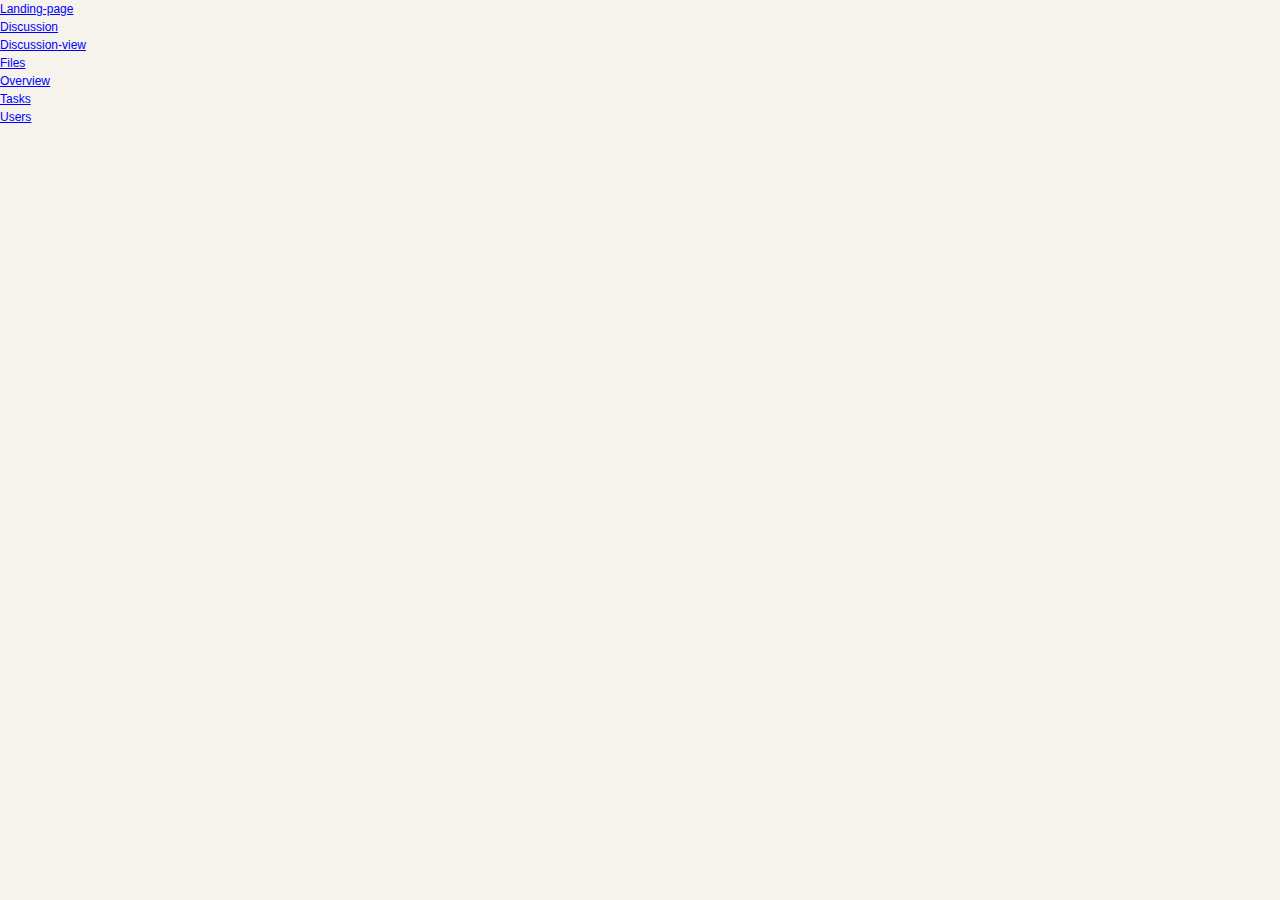
<file: index.html>
<!DOCTYPE html PUBLIC "-//W3C//DTD XHTML 1.0 Strict//EN" "http://www.w3.org/TR/xhtml1/DTD/xhtml1-strict.dtd">
<html xmlns="http://www.w3.org/1999/xhtml">
<head>
	<meta http-equiv="content-type" content="text/html; charset=utf-8" />
	<title></title>
	<meta name="keywords" content="" />
	<meta name="description" content="" />
    <link rel="stylesheet" href="style.css" type="text/css" media="screen, projection" />

</head>

<body>
<div><a href="landing-page.html">Landing-page</a></div>
<div><a href="discussion.html">Discussion</a></div>
<div><a href="discussion-view.html">Discussion-view</a></div>
<div><a href="files.html">Files</a></div>
<div><a href="overview.html">Overview</a></div>
<div><a href="tasks.html">Tasks</a></div>
<div><a href="users.html">Users</a></div>

</body>
</html>
</file>
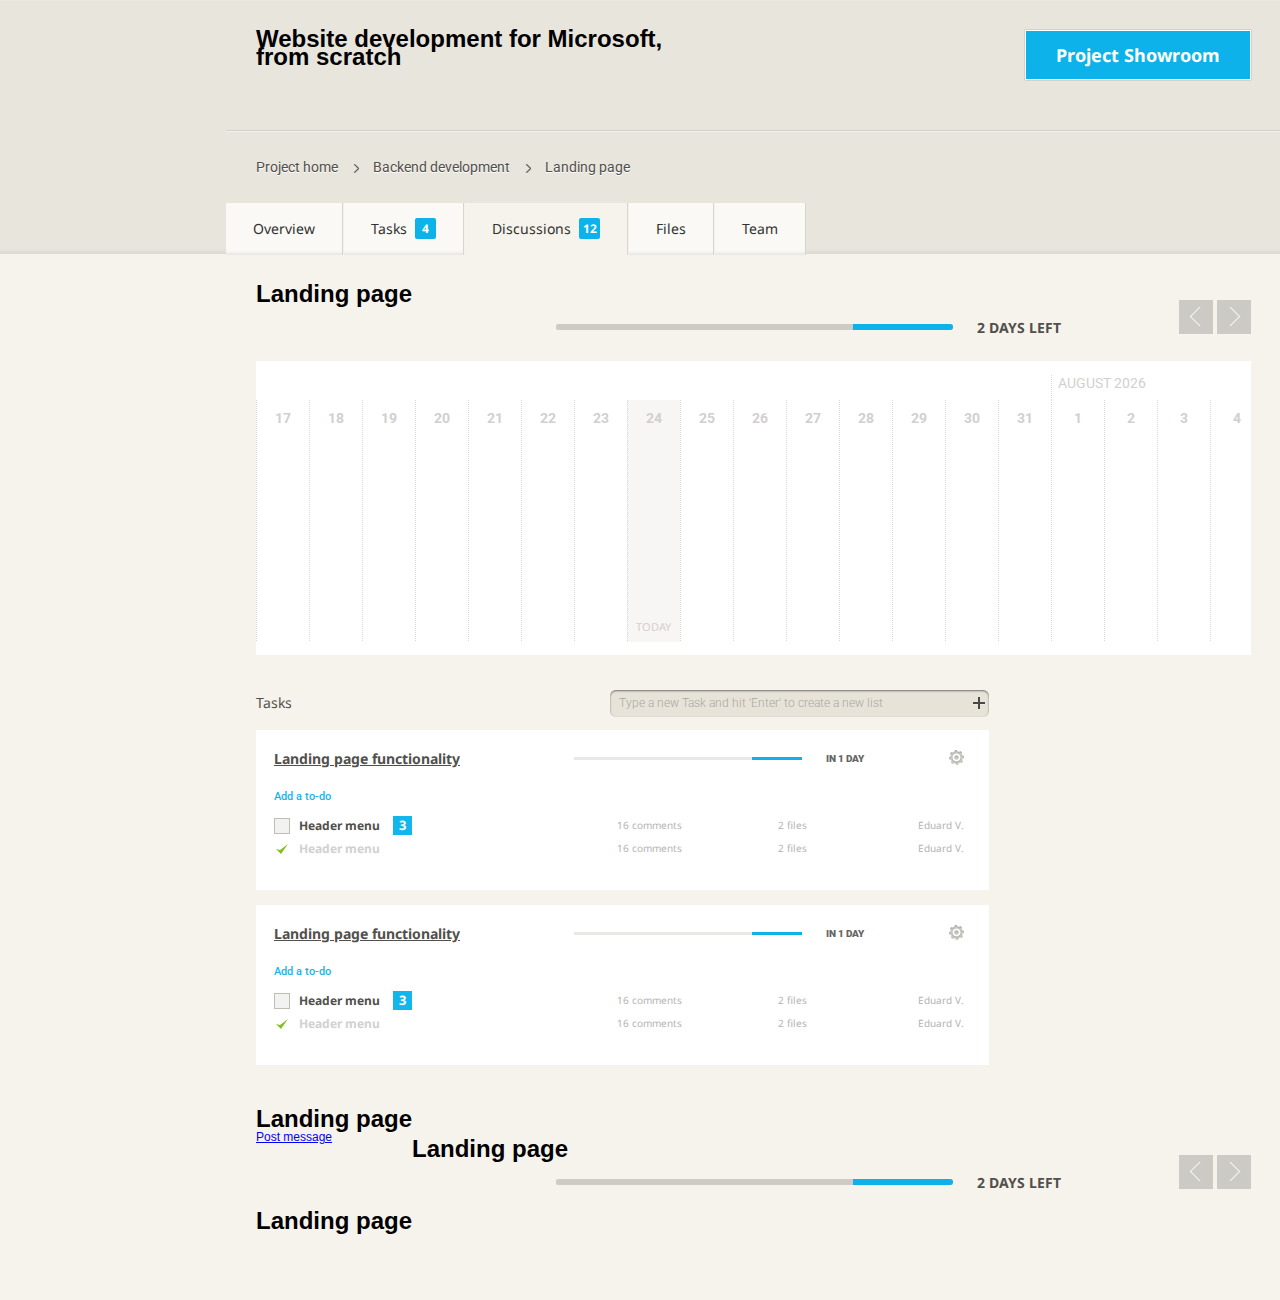
<file: calendar.html>
<!DOCTYPE html>
<html>
<head>
	<meta http-equiv="content-type" content="text/html; charset=utf-8"/>
	<title></title>
	<meta name="keywords" content=""/>
	<meta name="description" content=""/>
	<link rel="stylesheet" href="style.css" type="text/css" media="screen, projection"/>

	<link href='http://fonts.googleapis.com/css?family=Noto+Sans:400,700|Roboto:400,300,700,900&subset=latin,cyrillic' rel='stylesheet' type='text/css'>
	<!--[if lte IE 6]>
	<link rel="stylesheet" href="style_ie.css" type="text/css" media="screen, projection"/><![endif]-->

	<link rel="stylesheet" href="css/calendar.css" type="text/css" media="screen, projection"/>
	<script type="text/javascript" src="js/jquery-1.10.2.js"></script>
	<script type="text/javascript" src="js/prevent-selection.js"></script>
	<script type="text/javascript" src="js/calendar.js"></script>
	<script type="text/javascript" src="js/calendar-files.js"></script>
	<script type="text/javascript" src="js/calendar-tasks.js"></script>
	<script type="text/javascript">
		$(document).ready(function () {
			$('#CalendarLine').calendarLine(ObjTasks);
		});
	</script>
	<style type="text/css">
		#CalendarLine .calendar{ position: relative; }
		#CalendarLine .calendar ul li.task_bar{
			position: absolute;
			top: 0;
			left: 0;
			padding: 70px 0 0;
		}
		#CalendarLine .calendar ul li div.task{
			display: none;
			position: relative;
			min-width: 53px;
			width: 400px;
			height: 20px;
			line-height: 20px;
			margin-top: 5px;
			padding: 0;
			background: none repeat scroll 0 0 #AAD263;
			overflow: hidden;
		}

		#CalendarLine .calendar ul li div.task span {
			position: absolute;
			top: 0;
			left: 5px;
			z-index: 3;
			line-height: 20px;
			color: #fff;
			text-shadow: 1px 1px 1px #587e15;
		}

		#CalendarLine .calendar ul li div.task span.left_days {
			position: absolute;
			top: 0;
			right: 5px;
			z-index: 2;
			line-height: 20px;
			color: #587e15;
			font-weight: bold;
			text-align: right;
			text-shadow: 1px 1px 1px #fff;
		}
		#CalendarLine .calendar ul li div.task div.over_today{
			min-width: 0;
			display: block;
			float: right;
			background: #58bf1f;
			height: 100%;
			padding: 0;
			z-index: 1;
		}
		#CalendarLine .calendar ul li div.task b{
			color: #587e15;
			position: absolute;
			top: 0;
			left: 5px;
			line-height: 20px;
			font-weight: normal;
		}

		#CalendarLine .calendar ul li div.task.y{
			background: #f2cb50;
			text-shadow: 1px 1px 1px #c3aa5e;
		}
		#CalendarLine .calendar ul li div.task.y span.left_days {
			color: #c3aa5e;
		}
		#CalendarLine .calendar ul li div.task.y b{
			color: #c3aa5e;
		}

		#CalendarLine .calendar ul li div.task.y div.over_today{
			width: 0 !important;
		}
	</style>
</head>
<body>

<div id="wrapper">


<div id="middle">

	<div id="container">
		<div class="tab_container">
			<div class="showroom-button"><a href="#">Project Showroom</a></div>
			<div class="tab_content">
				<div class="page_title_container"><h1 class="title">Website development for Microsoft, <br/> from
					scratch<a href="#" id="page_settings2"></a></h1></div>
				<div class="break-bounder"></div>
				<ul class="breadcrumbs1">
					<li><a href="#">Project home</a></li>
					<li><a href="#">Backend development</a></li>
					<li><a href="#"></a></li>
					<li>Landing page<a href="#" id="page-settings1"></a></li>
				</ul>
				<ul class="tabs">
					<li><a href="#tab1">Overview</a></li>
					<li><a href="#tab2">Tasks<span class="updates">4</span></a></li>
					<li><a href="#tab3" class="active">Discussions<span class="updates">12</span></a></li>
					<li><a href="#tab4">Files</a></li>
					<li><a href="#tab5">Team</a></li>
				</ul>
				<!-- .tabs -->
			</div>

			<div class="tab_content">
				<div class="clear"></div>
				<h1 class="title">Landing page<a href="#" class="page_settings"></a></h1>

				<div id="CalendarSwitcher" class="switcher"><a href="#" class="left"></a><a href="#" class="right"></a></div>
				<div class="slider_container">
					<div class="slider">
						<div class="deadline_slider">
							<div class="remaining_time"><span></span></div>
						</div>
						<p class="deadline">2 days left</p></div>
				</div>
				<div class="clear"></div>
				<div id="CalendarLine" class="calendar_container">
					<div class="calendar"></div>
				</div>
				<!-- calendar_container -->
				<div class="content">
					<div class="page_title_container content_title"><p>Tasks</p>

						<div class="create_task_left">
							<div class="create_task_right">
								<div class="create_task">
									<input type="text"
									       onfocus="if (this.value == 'Type a new Task and hit \'Enter\' to create a new list'){this.value = '';}"
									       onblur="if (this.value == ''){ this.value='Type a new Task and hit \'Enter\' to create a new list'; }"
									       value="Type a new Task and hit 'Enter' to create a new list"/><span
										class="plus"></span></div>
							</div>
						</div>
					</div>
					<div class="clear"></div>
					<div class="todo_list_container">
						<a class="todo_list_title">Landing page functionality</a>

						<div class="todo_list_setting"></div>
						<div class="todo_list_slider">
							<div class="deadline_slider">
								<div class="remaining_time"><span></span></div>
							</div>
							<p class="deadline">in 1 day</p></div>
						<div class="clear"></div>
						<a class="add_todo" id="add_todo">Add a to-do</a>

						<div class="add_todo_list_left">
							<div class="add_todo_list_right">
								<div class="add_todo_list"><input type="text"
								                                  onfocus="if (this.value == 'Type a new To-do and hit \'Enter\''){this.value = '';}"
								                                  onblur="if (this.value == ''){ this.value='Type a new To-do and hit \'Enter\''; }"
								                                  value="Type a new To-do and hit 'Enter'"/></div>
							</div>
						</div>
						<table class="todo_list">
							<tr>
								<td class="active_task"><input type="checkbox" id="todo1_task1"/><label
										for="todo1_task1" class="dsblsl">Header menu <a href="">3</a></label></td>
								<td>16 comments</td>
								<td>2 files</td>
								<td>Eduard V.</td>
							</tr>
							<tr>
								<td class="done_task"><input type="checkbox" id="todo1_task2_done"/><label
										for="todo1_task2_done" class="dsblsl">Header menu</label></td>
								<td>16 comments</td>
								<td>2 files</td>
								<td>Eduard V.</td>
							</tr>
						</table>
					</div>
					<div class="todo_list_container">
						<a class="todo_list_title">Landing page functionality</a>

						<div class="todo_list_setting"></div>
						<div class="todo_list_slider">
							<div class="deadline_slider">
								<div class="remaining_time"><span></span></div>
							</div>
							<p class="deadline">in 1 day</p></div>
						<div class="clear"></div>
						<a class="add_todo1">Add a to-do</a>

						<div class="add_todo_list_left1">
							<div class="add_todo_list_right">
								<div class="add_todo_list"><input type="text"
								                                  onfocus="if (this.value == 'Type a new To-do and hit \'Enter\''){this.value = '';}"
								                                  onblur="if (this.value == ''){ this.value='Type a new To-do and hit \'Enter\''; }"
								                                  value="Type a new To-do and hit 'Enter'"/></div>
							</div>
						</div>
						<table id="TaskList" class="todo_list">
							<tr>
								<td class="active_task"><input type="checkbox" id="todo2_task1"/><label
										for="todo2_task1" class="dsblsl">Header menu <a href="">3</a></label></td>
								<td>16 comments</td>
								<td>2 files</td>
								<td>Eduard V.</td>
							</tr>
							<tr>
								<td class="done_task"><input type="checkbox" id="todo2_task2_done"/><label
										for="todo2_task2_done" class="dsblsl">Header menu</label></td>
								<td>16 comments</td>
								<td>2 files</td>
								<td>Eduard V.</td>
							</tr>
						</table>
					</div>
				</div>
				<!-- content -->
			</div>
			<!-- #tab2 -->
			<div id="tab3" class="tab_content">
				<div class="page_title_container"><h1 class="title">Landing page<a href="#" class="page_settings"></a>
				</h1><a href="#" class="post_msg"><span class="plus"></span>Post message</a></div>
			</div>
			<!-- #tab3 -->
			<div id="tab4" class="tab_content">
				<h1 class="title">Landing page<a href="#" class="page_settings"></a></h1>

				<div class="switcher"><a href="#" class="left"></a><a href="#" class="right"></a></div>
				<div class="slider_container">
					<div class="slider">
						<div class="deadline_slider">
							<div class="remaining_time"><span></span></div>
						</div>
						<p class="deadline">2 days left</p></div>
				</div>
			</div>
			<!-- #tab4 -->
			<div id="tab5" class="tab_content">
				<h1 class="title">Landing page<a href="#" class="page_settings"></a></h1>
			</div>
			<!-- #tab5 -->
		</div>
		<!-- .tab_container-->
	</div>
	<!-- #container-->

</div>
<!-- #middle-->

</div>
<!-- #wrapper -->


</body>
</html>
</file>
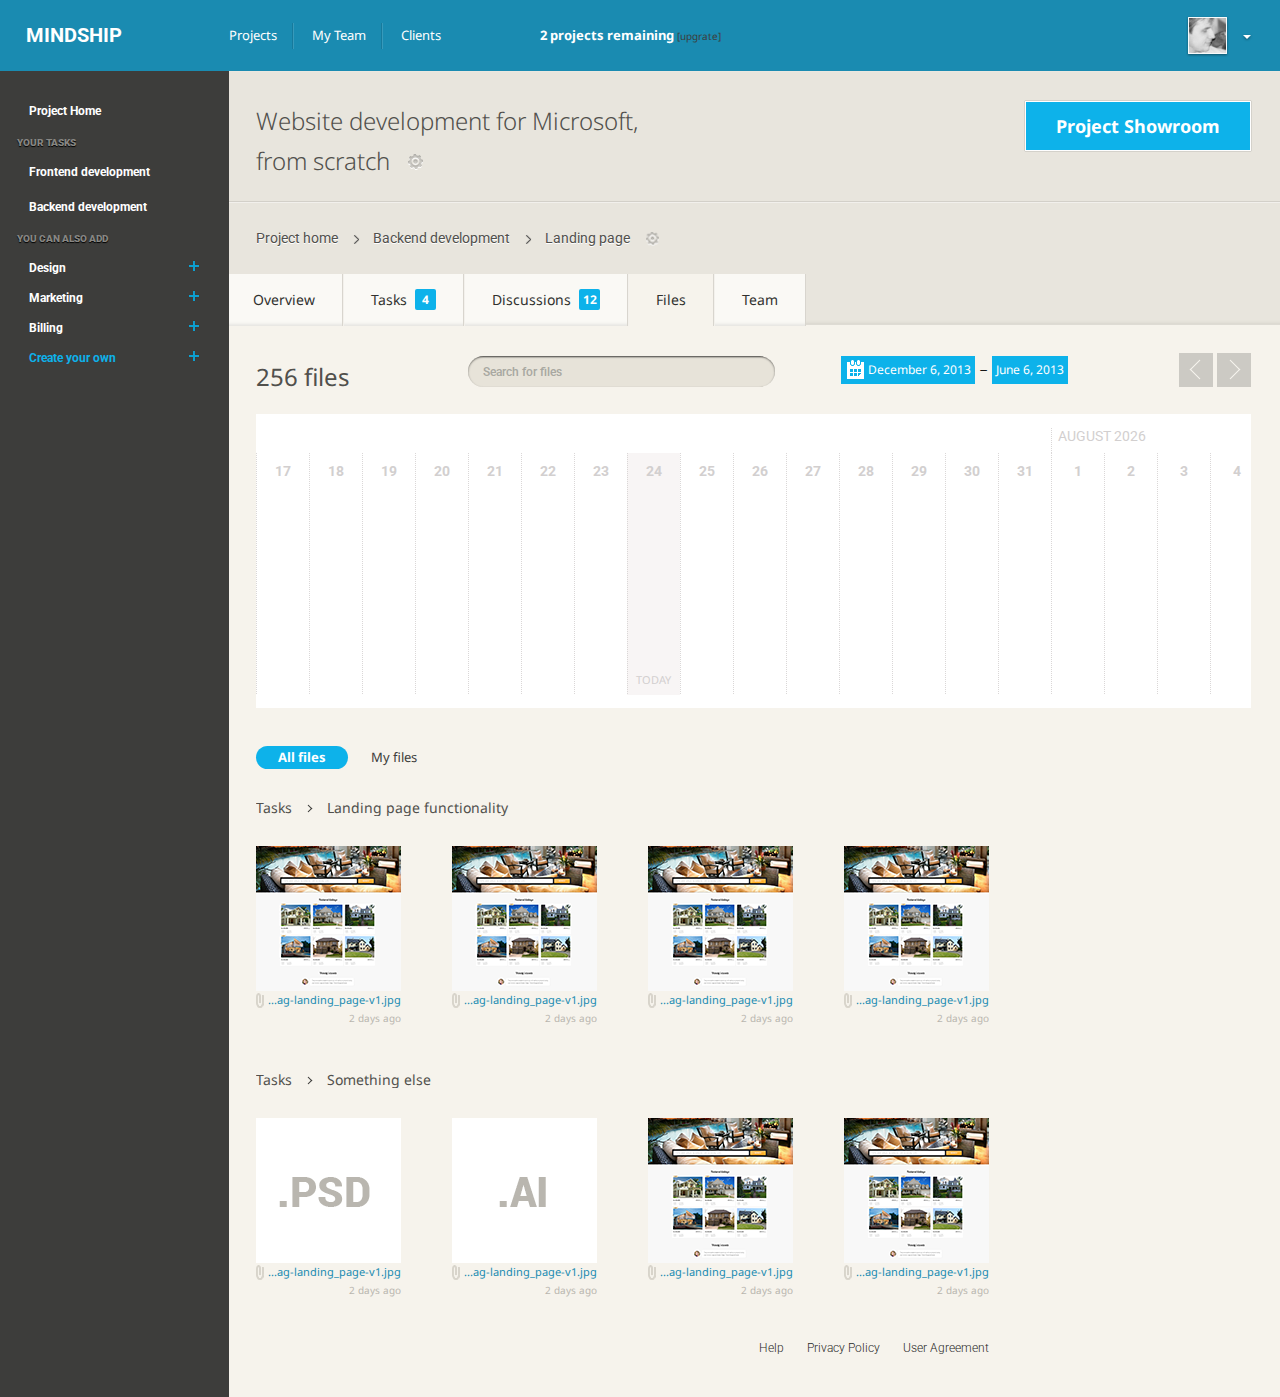
<file: files.html>
<!DOCTYPE html PUBLIC "-//W3C//DTD XHTML 1.0 Strict//EN" "http://www.w3.org/TR/xhtml1/DTD/xhtml1-strict.dtd">
<html xmlns="http://www.w3.org/1999/xhtml">
<head>
	<meta http-equiv="content-type" content="text/html; charset=utf-8"/>
	<title></title>
	<meta name="keywords" content=""/>
	<meta name="description" content=""/>


	<link rel="stylesheet" href="style.css" type="text/css" media="screen, projection"/>
	<link href='http://fonts.googleapis.com/css?family=Noto+Sans:400,700|Roboto:400,300,700,900&subset=latin,cyrillic' rel='stylesheet' type='text/css' />

	<link rel="stylesheet" href="css/calendar.css" type="text/css" media="screen, projection"/>

	<!--[if lte IE 6]><link rel="stylesheet" href="style_ie.css" type="text/css" media="screen, projection"/><![endif]-->
	<link href="css/custom-theme/jquery-ui-1.10.3.custom.css" rel="stylesheet"/>


	<script src="js/jquery-1.10.2.js" type="text/javascript"></script>
	<script src="js/jquery-ui-1.10.3.custom.min.js" type="text/javascript"></script>

	<link rel="stylesheet" href="css_colorbox/colorbox.css" />
	<script type="text/javascript" src="js/colorbox/jquery.colorbox.js"></script>


	<script type="text/javascript" src="js/mindship.js"></script>

	<!-- Calendar JS -->
	<script type="text/javascript" src="js/prevent-selection.js"></script>
	<script type="text/javascript" src="js/calendar.js"></script>
	<script type="text/javascript" src="js/calendar-files.js"></script>
	<script type="text/javascript">
		$(document).ready(function () {
			$('#CalendarLine').calendarLine(objFiles);
		});
	</script>
</head>

<body>

<div id="wrapper">

	<div id="header">
		<div class="logo">Mindship</div>
		<ul class="breadcrumbs">
			<li><a href="#">Projects</a></li>
			<li><a href="#">My Team</a></li>
			<li><a href="#">Clients</a></li>
		</ul>

		<div class="profile">
			<div class="profile_img_container"><a href="#" class="profile-photo"></a></div>
			<a href="#" class="profile_arrow"></a>
		</div>
		<div class="projects-counter">2 projects remaining <a href="#" class="up-status">[upgrate]</a></div>
	</div><!-- #header-->

	<div id="middle">
		<!-- pop-ups-->
		<div id="grey-shroud"></div>
		<div id="grey-shroud1"></div>
		<div id="grey-shroud2"></div>

		<div id="discussion" class="discussion-container">
			<h1 class="discussion-title">Great! You're about to start a new discussion.</h1>

			<div class="shut_down">
				<div id="shut-down"></div>
			</div>
			<textarea class="diss" >Fancy topic goes here</textarea>

			<ul class="edit-text-panel-pop">
				<li><a href="#" class="bold-pop">&nbsp;</a></li>
				<li><a href="#" class="italic-pop">&nbsp;</a></li>
				<li><a href="#" class="underlined-pop">&nbsp;</a></li>
				<li><a href="#" class="crossed-pop">&nbsp;</a></li>
				<li><a href="#" class="list-num-pop">&nbsp;</a></li>
				<li><a href="#" class="list-sign-pop">&nbsp;</a></li>
			</ul>
			<div class="bottom-disc">
				<textarea class="diss1">Once upon a time...</textarea>
			</div>
			<div class="add_msg-pop">
				<div class="a-container"><a href="#" class="click_here">Click here</a> to attach files or just drag and drop
					them here
				</div>
				<div class="create-new"><a href="#">CREATE DISCUSSION</a></div>
			</div>
			<div class="discussion-line"></div>
			<div class="send-choosing-msg">Your message will be sent to the following people:</div>
			<div class="clear"></div>

			<ul class="check-boxes-discussion">
				<li class="conv-on">

					<input type="checkbox"  id="box_disc_user_on1"/>
					<label class="custom_input" for="box_disc_user_on1">
						<span></span>
					</label>
					<img class="checkbox_photo" src="img/stefan_g.png" alt="" />
					<label for="box_disc_user_on1" class="check-label">Stefan G</label>
				</li>
				<li class="conv-on">
					<input type="checkbox" id="box_disc_user_on2" />
					<label class="custom_input" for="box_disc_user_on2">
						<span></span>
					</label>
					<img class="checkbox_photo" src="img/eduard_v.png" alt="" />
					<label for="box_disc_user_on2" class="check-label">Eduard V</label>
				</li>
				<li class="conv-on">
					<input type="checkbox" id="box_disc_user_on3" />
					<label class="custom_input" for="box_disc_user_on3">
						<span></span>
					</label>
					<img class="checkbox_photo" src="img/alexandr_v.png" alt="" />
					<label for="box_disc_user_on3" class="dsblsl">Alexandr V</label>
				</li>
				<li class="conv-on">
					<input type="checkbox" id="box_disc_user_on4" />
					<label class="custom_input" for="box_disc_user_on4">
						<span></span>
					</label>
					<img class="checkbox_photo" src="img/deelopers.png" alt="" />
					<label for="box_disc_user_on4" class="check-label">Developers</label>
				</li>
			</ul>
		</div>
		<div class="are-you-sure">
			<div class="question">Are you sure you want to delete this file</div>
			<div class="yes-button"><a href="#">Yes</a></div>
			<div class="no-button"><a href="#">No</a></div>
		</div>
		<!-- pop-ups-end-->

		<div id="container">
			<div class="tab_container">
				<div class="showroom-button"><a href="#">Project Showroom</a></div>
				<div id="tab3" class="tab_content" style="display: block;"><!-- #tab3 -->
					<div class="page_title_container">
						<div class="title">Website development for Microsoft, <br/> from scratch
							<div  id="page_settings2">

								<div class="pop-up-activator2">
									<div id="pop-up-project">
										<ul class="pop-list">
											<li><a href="#" class="">Invite more people</a></li>
											<li><a href="#" class="">Archive project</a></li>
											<li><a href="#" class="">Close project</a></li>
										</ul>
									</div>
									<div id="pop-up-corner2"></div>
								</div>
							</div>
						</div>
					</div>

					<div class="break-bounder"></div>
					<ul class="breadcrumbs1">
						<li><a href="#">Project home</a></li>
						<li><a href="#">Backend development</a></li>
						<li><a href="#"></a></li>
						<li>Landing page
							<div id="page-settings1">

								<div class="pop-up-activator1">
									<div id="pop-up-select1">
										<ul class="pop-list">
											<li><a href="#" class="">Mark as complete</a></li>
											<li><a href="#" class="">Transfer for the Showroom</a></li>
											<li><a href="#" class="">Save as .PDF</a></li>
											<li><a href="#" class="">Delete conversation</a></li>
										</ul>
									</div>
									<div id="pop-up-corner1"></div>
								</div>
							</div>
						</li>
					</ul>
					<ul class="tabs">
						<li><a href="overview.html">Overview</a></li>
						<li><a href="tasks.html">Tasks<span class="updates">4</span></a></li>
						<li><a href="discussion.html" >Discussions<span class="updates">12</span></a></li>
						<li><a href="files.html" class="active">Files</a></li>
						<li><a href="users.html">Team</a></li>
					</ul>
					<!-- .tabs -->
					<div class="clear"></div>

					<div id="CalendarFilesCount">256 files</div>
					<div id="CalendarSwitcher" class="switcher"><a href="#" class="left"></a><a href="#" class="right"></a></div>
					<div id="CalendarFilterBox">
						<div class="search"><input id="CalendarSearch" type="text" value=""/></div>
						<div class="choose_period">
							<div class="datepicker">
								<div class="date_box"></div>
								<span class="calendar_icon"></span>
								<span class="date_view">December 6, 2013</span>
								<input id="CalendarDateStart" type="hidden" value=""/>
							</div>
							<p>&ndash;</p>

							<div class="datepicker">
								<div class="date_box"></div>
								<span class="date_view">June 6, 2013</span>
								<input id="CalendarDateEnd" type="hidden" value=""/>
							</div>
						</div>
					</div>
					<div class="clear"></div>

					<div id="CalendarLine" class="calendar_container"><div class="calendar"></div></div><!-- calendar box -->

					<div class="choose_files">
						<a href="#" class="active">All files</a>
						<a href="#">My files</a>
					</div>
					<div class="clear"></div>

					<div class="content">
						<ul class="tasks_title">
							<li><a href="#">Tasks</a></li>
							<li>Landing page functionality</li>
						</ul>
						<div class="clear"></div>

						<div class="files">
							<div class="file noMarginLeft">
								<div class="file_holder">
									<div class="shroud-activator"><img src="img/file-img.png" alt=""/>
										<div class="file-shroud-container">
											<div class="preview"><a href="img/01.jpg" class="group1" title="Project 1"></a></div>
											<div class="file-shroud"></div>
											<div class="file-break-line"></div>
											<div class="delete-inactive"><a href="#"><img src="img/delete-inactive.png" alt=""/></a></div>
										</div>
									</div>
								</div>
								<a href="#" class="download_file">...ag-landing_page-v1.jpg</a>
								<div class="clear"></div>

								<p class="added">2 days ago</p>
							</div>
							<div class="file">
								<div class="file_holder">
									<div class="shroud-activator"><img src="img/file-img.png" alt=""/>
										<div class="file-shroud-container">
											<div class="preview"><a href="img/02.jpg" class="group1" title="Project 1"></a></div>
											<div class="file-shroud"></div>
											<div class="file-break-line"></div>
											<div class="delete-inactive"><a href="#"><img src="img/delete-inactive.png" alt=""/></a></div>
										</div>
									</div>
								</div>
								<a href="#" class="download_file">...ag-landing_page-v1.jpg</a>

								<div class="clear"></div>
								<p class="added">2 days ago</p>
							</div>
							<div class="file">
								<div class="file_holder">
									<div class="shroud-activator"><img src="img/file-img.png" alt=""/>
										<div class="file-shroud-container">
											<div class="preview"><a href="img/03.jpg" class="group1" title="Project 1"></a></div>
											<div class="file-shroud"></div>
											<div class="file-break-line"></div>
											<div class="delete"><a class="active-delete" href="#"></a></div>
										</div>
									</div>
								</div>
								<a href="#" class="download_file">...ag-landing_page-v1.jpg</a>

								<div class="clear"></div>
								<p class="added">2 days ago</p>
							</div>
							<div class="file">
								<div class="file_holder">

									<div class="shroud-activator"><img src="img/file-img.png" alt=""/>

										<div class="file-shroud-container">
											<div class="preview"><a href="img/04.jpg" class="group1"
											                        title="Project 1"></a></div>
											<div class="file-shroud"></div>
											<div class="file-break-line"></div>
											<div class="delete"><a class="active-delete" href="#"></a></div>
										</div>
									</div>
								</div>
								<a href="#" class="download_file">...ag-landing_page-v1.jpg</a>

								<div class="clear"></div>
								<p class="added">2 days ago</p>
							</div>
							<div class="clear"></div>
						</div>

						<ul class="tasks_title">
							<li><a href="#">Tasks</a></li>
							<li>Something else</li>
						</ul>
						<div class="clear"></div>

						<div class="files">
							<div class="file noMarginLeft">
								<div class="file_holder">

									<div class="shroud-activator"><img src="img/psd.png" alt=""/>

										<div class="file-shroud-container">
											<div class="preview"><a class="not-img" target="blank" href="http://docs.google.com/viewer?url=www.pbk-proekt.cv.ua%2Frandom%2Ftest.psd"></a>
											</div>
											<div class="file-shroud"></div>
											<div class="file-break-line"></div>
											<div class="delete"><a class="active-delete" href="#"></a></div>
										</div>
									</div>
								</div>
								<a target="blank" href="http://docs.google.com/viewer?url=www.pbk-proekt.cv.ua%2Frandom%2Ftest.psd"
								   class="download_file">...ag-landing_page-v1.jpg</a>

								<div class="clear"></div>
								<p class="added">2 days ago</p>
							</div>
							<div class="file">
								<div class="file_holder">

									<div class="shroud-activator"><img src="img/al.png" alt=""/>

										<div class="file-shroud-container">
											<div class="preview"><a class="not-img" target="_blank" href="http://docs.google.com/viewer?url=www.pbk-proekt.cv.ua%2Frandom%2F01.pdf"></a>
											</div>
											<div class="file-shroud"></div>
											<div class="file-break-line"></div>
											<div class="delete"><a class="active-delete" href="#"></a></div>
										</div>
									</div>
								</div>
								<a href="#" class="download_file">...ag-landing_page-v1.jpg</a>

								<div class="clear"></div>
								<p class="added">2 days ago</p>
							</div>
							<div class="file">
								<div class="file_holder">

									<div class="shroud-activator"><img src="img/file-img.png" alt=""/>

										<div class="file-shroud-container">
											<div class="preview"><a href="img/04.jpg" class="group1"
											                        title="Project 1"></a></div>
											<div class="file-shroud"></div>
											<div class="file-break-line"></div>
											<div class="delete"><a class="active-delete" href="#"></a></div>
										</div>
									</div>
								</div>
								<a href="#" class="download_file">...ag-landing_page-v1.jpg</a>

								<div class="clear"></div>
								<p class="added">2 days ago</p>
							</div>
							<div class="file">
								<div class="file_holder">

									<div class="shroud-activator"><img src="img/file-img.png" alt=""/>

										<div class="file-shroud-container">
											<div class="preview"><a href="img/04.jpg" class="group1"
											                        title="Project 1"></a></div>
											<div class="file-shroud"></div>
											<div class="file-break-line"></div>
											<div class="delete"><a class="active-delete" href="#"></a></div>
										</div>
									</div>
								</div>
								<a href="#" class="download_file">...ag-landing_page-v1.jpg</a>

								<div class="clear"></div>
								<p class="added">2 days ago</p>
							</div>
							<div class="clear"></div>
						</div>
					</div><!-- content -->
				</div><!-- #tab4 -->
			</div><!-- .tab_container-->
		</div><!-- #container-->

		<!-- .sidebar -->
		<div class="sidebar" id="sideLeft">
			<p class="project_home"><a href="#">Project Home</a></p>
			<p class="project_menu_title">Your tasks</p>
			<ul class="project_menu">
				<li><div class="dark-shroud"></div></li>

				<li class="submenu1">
					<div class="pointer-active-bg"></div>
					<span class="menu_arrow1"></span>

					<div class="start-toggle1"><a class="pointer1" href="#">Frontend development</a></div>

					<ul id="hidden">
						<li onclick=""><a href="#">Landing page<span class="num">7</span></a></li>
						<li><a href="#">Cart and checkout<span class="num">14</span></a></li>
						<li><a href="#">Payments<span class="num">36</span></a></li>
						<li><a href="#">Contact page<span class="num">52</span></a></li>
					</ul>
				</li>

				<li>
					<div class="dark-shroud1"></div>
				</li>
				<li class="submenu">
					<div class="pointer-active-bg1"></div>
					<span class="menu_arrow"></span>

					<div class="start-toggle"><a href="#" class="pointer">Backend development</a></div>

					<ul id="hidden1">
						<li><a href="#">Landing page<span class="num">7</span></a></li>
						<li><a href="#">Cart and checkout<span class="num">14</span></a></li>
						<li><a href="#">Payments<span class="num">36</span></a></li>
						<li><a href="#">Contact page<span class="num">52</span></a></li>
					</ul>

				</li>
				<li><p class="project_menu_title">You can also add</p></li>
				<li class="addons"><a href="#">Design<span class="cross"></span></a></li>
				<li class="addons"><a href="#">Marketing<span class="cross"></span></a></li>
				<li class="addons">
					<div class="trash-show"><a href="#">Billing<span class="cross"></span><span class="trash"></span></a></div>
				</li>
				<li class="addons"><a href="#">Create your own<span class="cross"></span></a></li>
			</ul>
		</div><!-- .sidebar#sideLeft -->

		<div id="footer">
			<div class="footer">
				<ul class="footer_links">
					<li><a href="#">Help</a></li>
					<li><a href="#">Privacy Policy</a></li>
					<li><a href="#">User Agreement</a></li>
				</ul>
			</div>
		</div><!-- #footer -->
	</div><!-- #middle-->
</div><!-- #wrapper -->

</body>
</html>
</file>
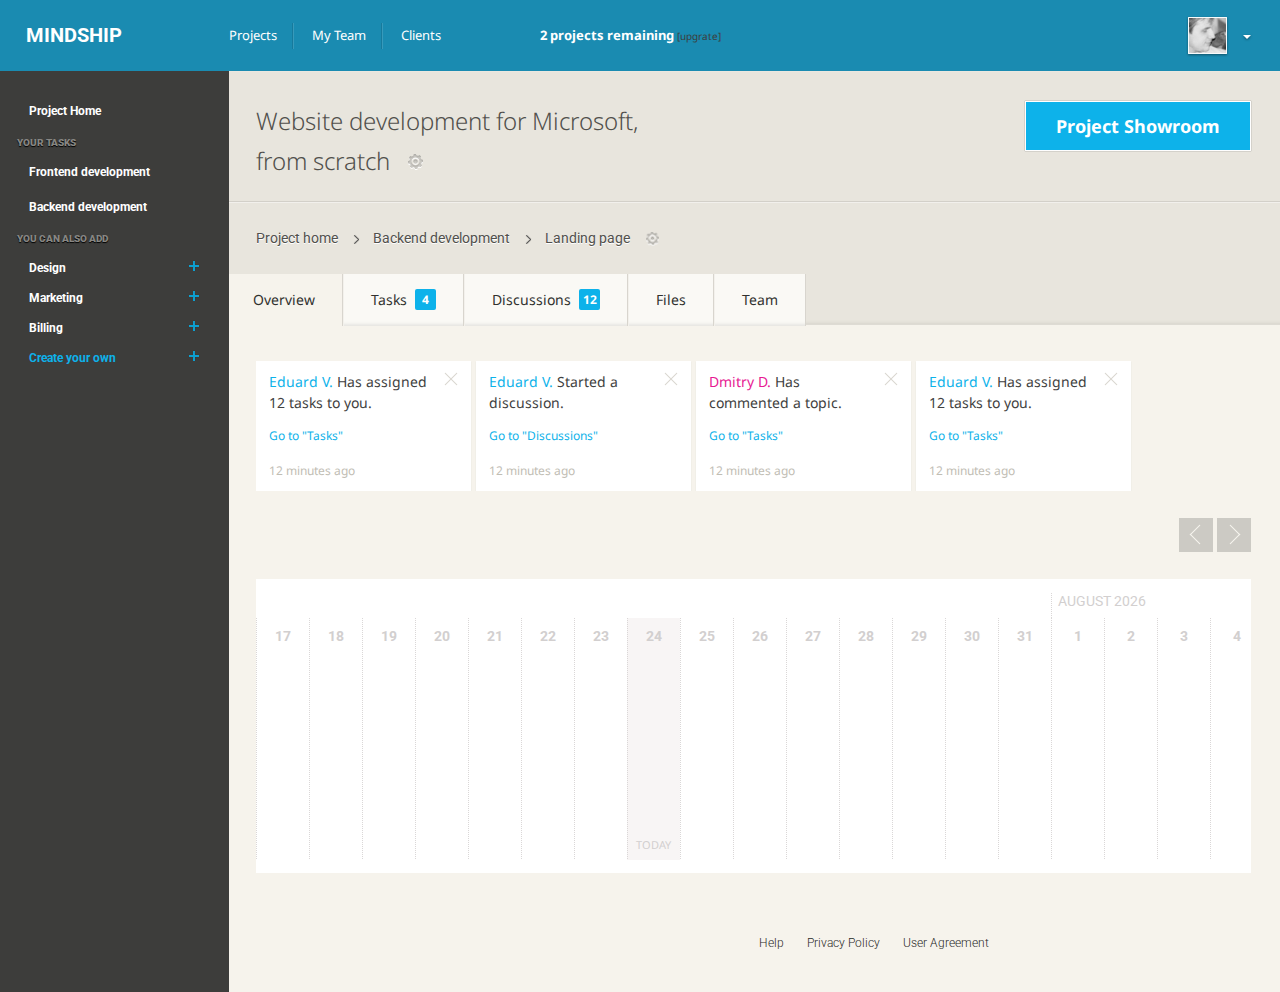
<file: overview.html>
<!DOCTYPE html PUBLIC "-//W3C//DTD XHTML 1.0 Strict//EN" "http://www.w3.org/TR/xhtml1/DTD/xhtml1-strict.dtd">
<html xmlns="http://www.w3.org/1999/xhtml">
<head>
	<meta http-equiv="content-type" content="text/html; charset=utf-8" />
	<title></title>
	<meta name="keywords" content="" />
	<meta name="description" content="" />
	<link rel="stylesheet" href="style.css" type="text/css" media="screen, projection" />
    <link href='http://fonts.googleapis.com/css?family=Noto+Sans:400,700|Roboto:400,300,700,900&subset=latin,cyrillic' rel='stylesheet' type='text/css'>
	<!--[if lte IE 6]><link rel="stylesheet" href="style_ie.css" type="text/css" media="screen, projection" /><![endif]-->
	<script type="text/javascript" src="js/jquery-1.10.2.js"></script>
	<link rel="stylesheet" href="css_colorbox/colorbox.css" />
	<script type="text/javascript" src="js/colorbox/jquery.colorbox.js"></script>
	<script type="text/javascript" src="js/mindship.js"></script>


	<link rel="stylesheet" href="css/calendar.css" type="text/css" media="screen, projection"/>

	<script type="text/javascript" src="js/prevent-selection.js"></script>
	<script type="text/javascript" src="js/calendar.js"></script>
	<script type="text/javascript" src="js/calendar-tasks.js"></script>


</head>

<body>

<div id="wrapper">

	<div id="header">
		<div class="logo">Mindship</div>
        <ul class="breadcrumbs">
            <li><a href="#">Projects</a></li>
            <li><a href="#">My Team</a></li>
            <li><a href="#">Clients</a></li>
      
        </ul>
		
        <div class="profile">
             <div class="profile_img_container"><a href="#" class="profile-photo"></a></div>
            <a href="#" class="profile_arrow"></a>
        </div>
		<div class="projects-counter">2 projects remaining <a href="#" class="up-status">[upgrate]</a></div>
	</div><!-- #header-->

	<div id="middle">
	
		<!-- pop-ups-->
		<div id="new_tasks_checkbox_container_trigger" class="tasks_checkbox_container">
			<div class="tasks_checkbox">

				<input type="checkbox"  id="task_on_9"/>
				<label class="custom_input2" for="task_on_9">
					<span></span>
				</label>
			</div>
			<div class="task_border"></div>
			<a href="#"><span class="tasks_title">Header menu</span></a>
			<div class="task_completed">task completed 2 days ago</div>
			<div class="edit_task"><span>Edit</span></div>
			<div class="task_slider_container"><div class="deadline_slider"><div class="remaining_time_task1"><span></span></div></div>
				<p class="task_deadline">in 1 day</p></div>
			<div class="save_task"><span>Save</span></div>

			<div class="choose_period">
				<div class="start_date">
					<span class="calendar_icon"></span>
					June 6, 2013
					<input type="text" value="" style="display: none;" />
				</div>
				<p>&ndash;</p>
				<div class="finish_date">
					June 27, 2013
					<input type="text" value="" style="display: none;" />
				</div>
			</div>
			<div class="assign_task"><a href="#">Assign task</a></div>
		</div>
		
		<div id="grey-shroud"></div>
		<div id="invisible_shroud"></div>
				<div id="grey-shroud1"></div>
		<div id="grey-shroud2"></div>
        
		<div id="discussion" class="discussion-container">
			<h1 class="discussion-title">Great! You're about to start a new discussion.</h1>
			<div class="shut_down"> 
				<div id="shut-down"></div>
			</div>
			<textarea class="diss"  >Fancy topic goes here</textarea>
					
			<ul class="edit-text-panel-pop">
				<li><a href="#" class="bold-pop">&nbsp;</a></li>
				<li><a href="#" class="italic-pop">&nbsp;</a></li>
				<li><a href="#" class="underlined-pop">&nbsp;</a></li>
				<li><a href="#" class="crossed-pop">&nbsp;</a></li>
				<li><a href="#" class="list-num-pop">&nbsp;</a></li>
				<li><a href="#" class="list-sign-pop">&nbsp;</a></li>
			</ul>
            <div class="bottom-disc">
				<textarea class="diss1" >Once upon a time...</textarea>
					
			</div>
            <div class="add_msg-pop">
				<div class="a-container"><a href="#" class="click_here">Click here</a> to attach files or just drag and drop them here</div><div class="create-new"><a href="#">CREATE DISCUSSION</a></div>
			</div>
			<div class="discussion-line"></div>
			<div class="send-choosing-msg">Your message will be sent to the following people:</div>
			<div class="clear"></div>
			<ul class="check-boxes-discussion">
    			<li class="conv-on">
				
                    <input type="checkbox"  id="box_disc_user_on1"/>
                    <label class="custom_input" for="box_disc_user_on1">
                        <span></span>
                    </label>
                    <img class="checkbox_photo" src="img/stefan_g.png" alt="" />
                    <label for="box_disc_user_on1" class="check-label">Stefan G</label>
                </li>
    			<li class="conv-on">
                    <input type="checkbox" id="box_disc_user_on2" />
                    <label class="custom_input" for="box_disc_user_on2">
                        <span></span>
                    </label>
                    <img class="checkbox_photo" src="img/eduard_v.png" alt="" />
                    <label for="box_disc_user_on2" class="check-label">Eduard V</label>
                </li>
    			<li class="conv-on">
                    <input type="checkbox" id="box_disc_user_on3" />
                    <label class="custom_input" for="box_disc_user_on3">
                        <span></span>
                    </label>
                    <img class="checkbox_photo" src="img/alexandr_v.png" alt="" />
                    <label for="box_disc_user_on3" class="dsblsl">Alexandr V</label>
                </li>
                <li class="conv-on">
                    <input type="checkbox" id="box_disc_user_on4" />
                    <label class="custom_input" for="box_disc_user_on4">
                        <span></span>
                    </label>
                    <img class="checkbox_photo" src="img/deelopers.png" alt="" />
                    <label for="box_disc_user_on4" class="check-label">Developers</label>
                </li>
			</ul>
		</div>
		<div class="are-you-sure">
			<div class="question">Are you sure you want to delete this file</div>
			<div class="yes-button"><a href="#">Yes</a></div>
			<div class="no-button"><a href="#">No</a></div>
		</div>
		
<!-- pop-ups-end-->
<div id="container">
		<div class="tab_container">
			<div class="showroom-button"><a href="#">Project Showroom</a></div>
            <div id="tab3" class="tab_content" style="display: block;"><!-- #tab3 -->
				<div class="page_title_container"><div class="title">Website development for Microsoft, <br/> from scratch
				<div href="#" id="page_settings2"> 					
					<div class="pop-up-activator2">
					<div id="pop-up-project">            
						<ul class="pop-list">
							<li><a href="#" class="">Invite more people</a></li>
							<li><a href="#" class="">Archive project</a></li>
							<li><a href="#" class="">Close project</a></li>					  
						</ul>
					</div>
		<div id="pop-up-corner2"></div></div></div></div></div>
				
				<div class="break-bounder"></div>
				<ul class="breadcrumbs1">
					<li><a href="#">Project home</a></li>
					<li><a href="#">Backend development</a></li>
					<li><a href="#"></a></li>
					<li>Landing page
						<div class  id="page-settings1">
						<div class="pop-up-activator1">
							<div id="pop-up-select1">            
								<ul class="pop-list">
									<li><a href="#" class="">Mark as complete</a></li>
									<li><a href="#" class="">Transfer for the Showroom</a></li>
									<li><a href="#" class="">Save as .PDF</a></li>
									<li><a href="#" class="">Delete conversation</a></li>			  
								</ul>
							</div>
							<div id="pop-up-corner1"></div>
						</div></div>
					</li>
				</ul>
				<ul class="tabs">
					<li><a href="overview.html" class="active">Overview</a></li>
					<li><a href="tasks.html">Tasks<span class="updates">4</span></a></li>
					<li><a href="discussion.html">Discussions<span class="updates">12</span></a></li>
					<li><a href="files.html">Files</a></li>
					<li><a href="users.html">Team</a></li>
					<li></li>
				</ul><!-- .tabs -->
			</div>
			<div id="tab1" class="tab_content" style="display: block;">
                <div class="clear"></div>
				<div class="info_container">
				<div class="info_message_container">
					<div class="info_title"><span class="info_author_name"><a href="#">Eduard V.</a></span> Has assigned 12 tasks to you.</div>
					<div class="info_close"></div>
					<div class="go_to_link"><a href="#">Go to "Tasks"</a></div>
					<div class="info_timing">12 minutes ago</div>
				</div>
					<div class="info_message_container">
						<div class="info_title"><span class="info_author_name"><a href="#">Eduard V.</a></span> Started a discussion.</div>
						<div class="info_close"></div>
						<div class="go_to_link"><a href="#">Go to "Discussions"</a></div>
						<div class="info_timing">12 minutes ago</div>
					</div>
					<div class="info_message_container">
						<div class="info_title"><span class="info_commentator_name"><a href="#">Dmitry D.</a></span> Has commented a topic.</div>
						<div class="info_close"></div>
						<div class="go_to_link"><a href="#">Go to "Tasks"</a></div>
						<div class="info_timing">12 minutes ago</div>
					</div>
					<div class="info_message_container">
						<div class="info_title"><span class="info_author_name"><a href="#">Eduard V.</a></span> Has assigned 12 tasks to you.</div>
						<div class="info_close"></div>
						<div class="go_to_link"><a href="#">Go to "Tasks"</a></div>
						<div class="info_timing">12 minutes ago</div>
					</div>
					<div class="info_message_container">
						<div class="info_title"><span class="info_author_name"><a href="#">Eduard V.</a></span> Has assigned 12 tasks to you.</div>
						<div class="info_close"></div>
						<div class="go_to_link"><a href="#">Go to "Tasks"</a></div>
						<div class="info_timing">12 minutes ago</div>
					</div>
					<div class="info_message_container">
						<div class="info_title"><span class="info_author_name"><a href="#">Eduard V.</a></span> Has assigned 12 tasks to you.</div>
						<div class="info_close"></div>
						<div class="go_to_link"><a href="#">Go to "Tasks"</a></div>
						<div class="info_timing">12 minutes ago</div>
					</div>
					<div class="info_message_container">
						<div class="info_title"><span class="info_author_name"><a href="#">Eduard V.</a></span> Has assigned 12 tasks to you.</div>
						<div class="info_close"></div>
						<div class="go_to_link"><a href="#">Go to "Tasks"</a></div>
						<div class="info_timing">12 minutes ago</div>
					</div>
					<div class="info_message_container">
						<div class="info_title"><span class="info_author_name"><a href="#">Eduard V.</a></span> Has assigned 12 tasks to you.</div>
						<div class="info_close"></div>
						<div class="go_to_link"><a href="#">Go to "Tasks"</a></div>
						<div class="info_timing">12 minutes ago</div>
					</div>
					<div class="info_message_container">
						<div class="info_title"><span class="info_author_name"><a href="#">Eduard V.</a></span> Has assigned 12 tasks to you.</div>
						<div class="info_close"></div>
						<div class="go_to_link"><a href="#">Go to "Tasks"</a></div>
						<div class="info_timing">12 minutes ago</div>
					</div>
					<div class="info_message_container">
						<div class="info_title"><span class="info_author_name"><a href="#">Eduard V.</a></span> Has assigned 12 tasks to you.</div>
						<div class="info_close"></div>
						<div class="go_to_link"><a href="#">Go to "Tasks"</a></div>
						<div class="info_timing">12 minutes ago</div>
					</div>
					<div class="info_message_container">
						<div class="info_title"><span class="info_author_name"><a href="#">Eduard V.</a></span> Has assigned 12 tasks to you.</div>
						<div class="info_close"></div>
						<div class="go_to_link"><a href="#">Go to "Tasks"</a></div>
						<div class="info_timing">12 minutes ago</div>
					</div>
					<div class="info_message_container">
						<div class="info_title"><span class="info_author_name"><a href="#">Eduard V.</a></span> Has assigned 12 tasks to you.</div>
						<div class="info_close"></div>
						<div class="go_to_link"><a href="#">Go to "Tasks"</a></div>
						<div class="info_timing">12 minutes ago</div>
					</div>
					<div class="info_message_container">
						<div class="info_title"><span class="info_author_name"><a href="#">Eduard V.</a></span> Has assigned 12 tasks to you.</div>
						<div class="info_close"></div>
						<div class="go_to_link"><a href="#">Go to "Tasks"</a></div>
						<div class="info_timing">12 minutes ago</div>
					</div>
					<div class="info_message_container">
						<div class="info_title"><span class="info_author_name"><a href="#">Eduard V.</a></span> Has assigned 12 tasks to you.</div>
						<div class="info_close"></div>
						<div class="go_to_link"><a href="#">Go to "Tasks"</a></div>
						<div class="info_timing">12 minutes ago</div>
					</div>
					<div class="info_message_container">
						<div class="info_title"><span class="info_author_name"><a href="#">Eduard V.</a></span> Has assigned 12 tasks to you.</div>
						<div class="info_close"></div>
						<div class="go_to_link"><a href="#">Go to "Tasks"</a></div>
						<div class="info_timing">12 minutes ago</div>
					</div>

					</div>

					<div class="title"><b id="ActiveTaskView"></b><b id="OverdueTaskView"></b><a href="#" class="page_settings"></a></div>
					<div id="CalendarSwitcher" class="switcher"><a href="#" class="left"></a><a href="#" class="right"></a></div>
			</div>
                    <div class="clear"></div>


					<div id="CalendarLine" class="calendar_container">
						<div class="calendar"></div>
					</div>
			<script type="text/javascript">
				$(document).ready(function () {
					$('#CalendarLine').calendarLine(ObjTasks);
				});
			</script>
			<style type="text/css">
				#CalendarLine .calendar{ position: relative; }
				#CalendarLine .calendar ul li.task_bar{
					position: absolute;
					top: 0;
					left: 0;
					padding: 70px 0 0;
				}
				#CalendarLine .calendar ul li div.task{
					display: none;
					position: relative;
					min-width: 53px;
					width: 400px;
					height: 20px;
					line-height: 20px;
					margin-top: 5px;
					padding: 0;
					background: none repeat scroll 0 0 #AAD263;
					overflow: hidden;
				}

				#CalendarLine .calendar ul li div.task span {
					cursor: pointer;
					position: absolute;
					top: 0;
					left: 5px;
					z-index: 3;
					line-height: 20px;
					color: #fff;
					text-shadow: 1px 1px 1px #587e15;
				}

				#CalendarLine .calendar ul li div.task span.left_days {
					position: absolute;
					top: 0;
					right: 5px;
					z-index: 2;
					line-height: 20px;
					color: #587e15;
					font-weight: bold;
					text-align: right;
					text-shadow: 1px 1px 1px #fff;
				}
				#CalendarLine .calendar ul li div.task div.over_today{
					min-width: 0;
					display: block;
					float: right;
					background: #58bf1f;
					height: 100%;
					padding: 0;
					z-index: 1;
				}
				#CalendarLine .calendar ul li div.task b{
					color: #587e15;
					position: absolute;
					top: 0;
					left: 5px;
					line-height: 20px;
					font-weight: normal;
				}

				#CalendarLine .calendar ul li div.task.y{
					background: #f2cb50;
					text-shadow: 1px 1px 1px #c3aa5e;
				}
				#CalendarLine .calendar ul li div.task.y span.left_days {
					color: #c3aa5e;
				}
				#CalendarLine .calendar ul li div.task.y b{
					color: #c3aa5e;
				}

				#CalendarLine .calendar ul li div.task.y div.over_today{
					width: 0 !important;
				}
			</style>

                </div><!-- #tab1 -->
               
			</div><!-- .tab_container-->
		</div><!-- #container-->

<!-- .sidebar -->
		<div class="sidebar" id="sideLeft">
			<p class="project_home"><a href="#">Project Home</a></p>
			<p class="project_menu_title">Your tasks</p>
			<ul class="project_menu">
				<li><div class="dark-shroud"></div></li>
				
				<li class="submenu1"><div class="pointer-active-bg"></div><span class="menu_arrow1"></span><div class="start-toggle1"><a class="pointer1" href="#">Frontend development</a></div>
			
                    <ul id="hidden">
                        <li onclick=""><a href="#">Landing page<span class="num">7</span></a></li>
                        <li><a href="#">Cart and checkout<span class="num">14</span></a></li>
                        <li><a href="#">Payments<span class="num">36</span></a></li>
                        <li><a href="#">Contact page<span class="num">52</span></a></li>
                    </ul>
                 </li>
                
				<li><div class="dark-shroud1"></div></li>
                <li class="submenu"><div class="pointer-active-bg1"></div><span class="menu_arrow"></span><div class="start-toggle"><a href="#" class="pointer">Backend development</a></div>
                   
				   <ul id="hidden1">
                        <li><a href="#">Landing page<span class="num">7</span></a></li>
                        <li><a href="#">Cart and checkout<span class="num">14</span></a></li>
                        <li><a href="#">Payments<span class="num">36</span></a></li>
                        <li><a href="#">Contact page<span class="num">52</span></a></li>
                    </ul>
                
				 </li>
				 <li><p class="project_menu_title">You can also add</p></li>
                 <li class="addons"><a href="#">Design<span class="cross"></span></a></li>
                 <li class="addons"><a href="#">Marketing<span class="cross"></span></a></li>
				 <li class="addons"><div class="trash-show"><a href="#">Billing<span class="cross"></span><span class="trash"></span></a></div></li>
                 <li class="addons"><a href="#">Create your own<span class="cross"></span></a></li>
			</ul>
		</div><!-- .sidebar#sideLeft -->

        <div id="footer">
            <div class="footer">
                <ul class="footer_links">
                    <li><a href="#">Help</a></li>
                    <li><a href="#">Privacy Policy</a></li>
                    <li><a href="#">User Agreement</a></li>
                </ul>
            </div>
        </div><!-- #footer -->

	</div><!-- #middle-->

</div><!-- #wrapper -->

</body>
</html>
</file>
<file: style.css>
* {
	margin: 0;
	padding: 0;
}

html {
	height: 100%;
}

body {
	font: 12px/18px Arial, Tahoma, Verdana, sans-serif;
	height: 100%;
	background: #f6f3ec;
}

a {
	color: blue;
	outline: none;
	text-decoration: underline;
}

a:hover {
	text-decoration: none;
}

img {
	border: none;
}

input {
	vertical-align: middle;
}

textarea:focus, input:focus {
	outline: 0;
}

#wrapper {
	width: 100%;
	min-width: 1100px;
	min-height: 100%;
	height: auto !important;
	height: 100%;
	overflow: hidden;
}

.clear {
	font-size: 1px;
	height: 0;
	clear: both;
}

input[type="checkbox"] {
	display: none;
}

input[type="checkbox"] + label.custom_input span {
	display: inline-block;
	width: 16px;
	height: 16px;
	/*margin:-1px 4px 0 0;*/
	vertical-align: middle;
	background: url("img/ckeckbox.png");
	cursor: pointer;
}

input[type="checkbox"]:checked + label.custom_input span {
	background: url("img/checkbox-checked.png");
}

input[type="checkbox"] + label.custom_input1 span {
	display: inline-block;
	width: 18px;
	height: 18px;
	/*margin:-1px 4px 0 0;*/
	vertical-align: middle;

	cursor: pointer;

}

input[type="checkbox"]:checked + label.custom_input1 span {
	background: url("img/checkbox-users-checked.png");
}

input[type="checkbox"] + label.custom_input2 span {
	background: url("img/task-not-checked.png") no-repeat;
	display: inline-block;
	width: 22px;
	height: 20px;
	margin-top: 16px;
	margin-left: 16px;
	vertical-align: middle;

	cursor: pointer;

}

input[type="checkbox"]:checked + label.custom_input2 span {
	background: url("img/task-checked.png");
}

/* Header
-----------------------------------------------------------------------------*/
#header {
	height: 71px;
	background: #1a8bb1;
}

.logo {
	float: left;
	width: 100px;
	color: #fff;
	font-family: 'Roboto', sans-serif;
	font-weight: 700;
	font-size: 20px;
	text-transform: uppercase;
	margin-left: 26px;
	height: 71px;
	line-height: 71px;
}

ul.breadcrumbs {
	float: left;
	position: relative;
	margin-left: 103px;
	list-style: none;
	height: 71px;
	line-height: 71px;
	color: #fff;
	font-size: 13px;
	font-family: 'Noto Sans', sans-serif;
	font-weight: 400;
}

ul.breadcrumbs li {
	float: left;
	padding-left: 20px;
	background: url("img/break-line.png") 0 center no-repeat;
	margin-right: 15px;
}

ul.breadcrumbs li:first-child {
	padding-left: 0;
	background: none;
}

ul.breadcrumbs li a {
	color: #fff;
	text-decoration: none;
}

ul.breadcrumbs li a.settings {
	display: inline-block;
	height: 11px;
	width: 33px;
	background: url("img/settings-icon.png") no-repeat;
	margin-left: 13px;
}

div.profile {
	float: right;
	height: 41px;
	position: relative;
	margin: 16px 27px 0 0;
}

div.profile_img_container {
	float: left;
	background: url("img/profile-img.png") no-repeat;
	width: 43px;
	height: 41px;
}

div.profile_img_container img {
	margin: 1px 0 0 2px;
	border: 1px solid white;
}

a.profile_arrow {
	float: left;
	width: 12px;
	height: 8px;
	background: url("img/profile-arrow.png") no-repeat;
	margin-left: 12px;
	margin-top: 18px;
}

.projects-counter {
	position: relative;
	color: white;
	line-height: 70px;
	font-size: 13px;
	margin: 0 auto;
	font-family: 'Noto Sans', sans-serif;
	font-weight: 700;
	width: 200px;
}

.projects-counter a {
	text-decoration: none;
	color: #3d3d3b;
	font-size: 10px;
	font-family: 'Noto Sans', sans-serif;
	font-weight: 400;
}

.files-counter {
	float: left;
	position: relative;
	color: #51504c;
	font-size: 24px;
	font-family: 'Noto Sans', sans-serif;
	font-weight: 400;
	margin-top: 15px;
}

/* Middle
-----------------------------------------------------------------------------*/
#middle {
	width: 100%;
	position: relative;
}

#container {
	width: 100%;
	float: left;
	overflow: hidden;
}

.tab_container {
	padding: 0 0 70px 256px;
	background: url("img/tabs-bg1.png") repeat-x;
}

ul.tabs {
	padding-right: 0px;
	height: 52px;
	background: url("img/tabs-bg.png") repeat-x;
	list-style: none;
	font-family: 'Noto Sans', sans-serif;
	font-weight: 400;
	font-size: 14px;
	position: relative;
	float: left;
	margin-bottom: 30px;
	margin-left: -30px;
}

ul.tabs li {
	float: left;
}

ul.tabs li a {
	display: inline-block;
	height: 52px;
	line-height: 52px;
	border-left: 1px solid #f3f1ec;
	border-right: 1px solid #d8d5ce;
	padding: 0 27px;
	color: #31312f;
	text-decoration: none;
	text-align: left;
}

ul.tabs li a:hover {
	background: #f6f3ec;
}

ul.tabs li a.active {
	background: #f6f3ec;
}

ul.tabs li:first-child {
	border-left: none;
}

ul.tabs li:first-child a {
	border-left: none;
}

ul.tabs li a span.updates {
	display: inline-block;
	float: right;
	background: #0db2ea;
	height: 21px;
	width: 21px;
	-webkit-border-radius: 2px;
	border-radius: 2px;
	margin-left: 8px;
	margin-top: 15px;
	line-height: 21px;
	color: #fff;
	text-align: center;
	font-weight: 700;
	font-size: 12px;
}

ul.breadcrumbs1 {
	position: relative;
	list-style: none;
	height: 71px;
	line-height: 71px;
	color: #51504c;
	font-size: 14px;
	font-family: 'Roboto', sans-serif;
	font-weight: 400;
	text-shadow: 0px 1px 0px white;
}

ul.breadcrumbs1 li {
	float: left;
	padding-left: 20px;
	background: url("img/bread-crumbs-dark.png") 0 center no-repeat;
	margin-right: 15px;
}

ul.breadcrumbs1 li:first-child {
	padding-left: 0;
	background: none;
}

ul.breadcrumbs1 li a {
	color: #51504c;
	text-decoration: none;
}

ul.breadcrumbs1 li div#page-settings1 {
	display: inline-block;
	height: 14px;
	width: 33px;
	background: url("img/settings-icon2.png") no-repeat;
	margin-left: 13px;
	vertical-align: -3px;
	z-index: 100;
}

.break-bounder {
	position: relative;
	margin-left: -30px;
	background: url("img/break-bounder.png") repeat-x;
	margin-top: 100px;
	height: 2px;
}

.showroom-button a {
	position: relative;
	float: right;
	background: #0db2ea;
	line-height: 28px;
	padding: 10px 30px 10px 30px;
	font-family: 'Noto Sans', sans-serif;
	font-weight: 700;
	margin-top: 30px;
	margin-right: 29px;
	font-size: 18px;
	text-decoration: none;
	color: white;
	border: 1px solid white;
	-moz-box-shadow: 0 0 1px rgba(0, 0, 0, 0.5); /* Для Firefox */
	-webkit-box-shadow: 0 0 1px rgba(0, 0, 0, 0.5); /* Для Safari и Chrome */
	box-shadow: 0 0 1px rgba(0, 0, 0, 0.5); /* Параметры тени */
}

div.content {
	width: 733px;
}

div.tab_content {
	padding-top: 30px;
}

div.page_title_container {
	position: relative;
	min-height: 25px;
	float: left;
	margin-bottom: 15px;

}

div.page_buttons_container {
	position: relative;
	min-height: 25px;
	margin-bottom: 15px;
	width: 733px;

}

div.page_buttons_container1 {
	position: relative;
	min-height: 25px;
	float: left;
	margin-bottom: 15px;
}

div.tab_content div.title {
	float: left;
	font-family: 'Noto Sans', sans-serif;
	font-weight: 300;
	font-size: 24px;
	color: #51504c;
	padding-right: 120px;
	line-height: 40px;
}

div.tab_content div.title div#page_settings2 {
	display: inline-block;
	margin-left: 12px;
	background: url("img/settings-icon1.png") no-repeat;
	width: 35px;
	height: 16px;
	line-height: 16px;
}

div.tab_content div.page_buttons_container  a.post_msg {
	position: relative;
	margin-left: 380px;
	height: 25px;
	width: 89px;
	padding: 0 10px;
	line-height: 25px;
	background: #0DB2EA;
	color: #fff;
	font-size: 10px;
	font-family: 'Roboto', sans-serif;
	font-weight: 300;
	text-decoration: none;
	text-transform: uppercase;
	text-align: right;
	float: left;

}

div.tab_content div.page_buttons_container  a.all-discussions {
	position: relative;
	height: 25px;
	width: 89px;
	padding: 0 10px;
	line-height: 25px;
	background: #0DB2EA;
	color: #fff;
	font-size: 10px;
	font-family: 'Roboto', sans-serif;
	font-weight: 300;
	text-decoration: none;
	text-transform: uppercase;
	text-align: center;
	border-radius: 20px;
	-webkit-border-radius: 20px;
	float: left;
}

div.tab_content div.page_buttons_container  a.my-discussions {
	position: relative;
	margin-left: 25px;
	height: 25px;
	padding: 0 10px;
	line-height: 25px;
	color: #51504C;
	font-family: 'Roboto', sans-serif;
	font-weight: 300;
	text-decoration: none;
	text-transform: uppercase;
	text-align: center;
	font-size: 11px;
	float: left;
}

div.tab_content div.page_buttons_container  a.post_msg span {
	display: block;
	float: left;
	width: 8px;
	height: 8px;
	background: url("img/plus.png") no-repeat;
	margin-top: 8px;
}

div.tab_content div.page_buttons_container1  a.post_msg {
	position: relative;
	margin-left: 498px;
	height: 25px;
	width: 89px;
	padding: 0 10px;
	line-height: 25px;
	background: #0DB2EA;
	color: #fff;
	font-size: 10px;
	font-family: 'Roboto', sans-serif;
	font-weight: 300;
	text-decoration: none;
	text-transform: uppercase;
	text-align: right;
	float: left;

}

div.tab_content div.page_buttons_container1  a.all-discussions {
	position: relative;
	height: 25px;
	width: 89px;
	padding: 0 10px;
	line-height: 25px;
	background: #2a2a28;
	color: #fff;
	font-size: 10px;
	font-family: 'Roboto', sans-serif;
	font-weight: 300;
	text-decoration: none;
	text-transform: uppercase;
	text-align: center;
	border-radius: 20px;
	-webkit-border-radius: 20px;
	float: left;
}

div.tab_content div.page_buttons_container1  a.my-discussions {
	position: relative;
	margin-left: 25px;
	height: 25px;
	padding: 0 10px;
	line-height: 25px;
	color: #51504C;
	font-family: 'Roboto', sans-serif;
	font-weight: 300;
	text-decoration: none;
	text-transform: uppercase;
	text-align: center;
	font-size: 11px;
	float: left;
}

div.tab_content div.page_buttons_container1  a.post_msg span {
	display: block;
	float: left;
	width: 8px;
	height: 8px;
	background: url("img/plus.png") no-repeat;
	margin-top: 8px;
}

ul.messages {
	list-style: none;
	width: 733px;
	margin-top: 0px;
}

ul.messages li {
	background: #fff;
	height: 71px;
	padding: 11px 20px 11px 15px;
	margin-bottom: 6px;
}

ul.messages li div.usr_photo {
	display: block;
	float: left;
	width: 24px;
	margin-right: 12px;
}

ul.messages li img.usr_photo {
	display: block;
	float: left;
	width: 24px;
	margin-right: 12px;
}

ul.messages li div.msg_container {
	float: left;
	width: 662px;
}

ul.messages li div.msg_container div.msg_title {
	position: relative;
	width: 100%;
	margin-bottom: 10px;
	line-height: 20px;
}

ul.messages li div.msg_container div.msg_title a.msg_link {
	padding-right: 70px;
	font-family: 'Noto Sans', sans-serif;
	font-weight: 700;
	font-size: 13px;
	color: #51504c;
}

ul.messages li div.msg_container div.msg_title span.msg_time {
	display: block;
	position: absolute;
	right: 0;
	top: 0;
	width: 70px;
	text-align: right;
	font-family: 'Noto Sans', sans-serif;
	font-weight: 400;
	font-size: 10px;
	color: #b3b3b3;
}

ul.messages li div.msg_container p.msg_text {
	font-family: 'Noto Sans', sans-serif;
	font-weight: 400;
	font-size: 13px;
	color: #595959;
	line-height: 20px;
}

ul.messages li div.msg_container p.msg_text1 {
	font-family: 'Noto Sans', sans-serif;
	font-weight: 400;
	font-size: 13px;
	line-height: 20px;
	color: #BABABA !important;
}

ul.messages li.inactive_msg div.msg_container div.msg_title a.msg_link, div#tab3.tab_content ul.messages li.inactive_msg div.msg_container p.msg_text {
	color: #bababa !important;

}

/* Sidebar Left
-----------------------------------------------------------------------------*/
#sideLeft {
	float: left;
	width: 229px;
	margin-left: -100%;
	position: relative;
	background: #3d3d3b;
	margin-bottom: -5000px;
	padding-bottom: 5000px;
	z-index: 1;
}

#sideLeft ul.main_menu {
	list-style: none;
	margin-top: 14px;
}

#sideLeft ul.main_menu li {
	background: #434341;
	border-top: 1px solid #474745;
	border-bottom: 1px solid #3d3d3b;
	border-left: 4px solid #878683;
}

#sideLeft ul.main_menu li a {
	display: block;
	color: #878683;
	font-family: 'Roboto', sans-serif;
	font-size: 12px;
	font-weight: 900;
	text-decoration: none;
	text-transform: uppercase;
	line-height: 30px;
	padding: 0 41px 0 18px;
}

#sideLeft ul.main_menu li a span {
	display: block;
	float: right;
	background: url("img/showroom-updates.png") no-repeat;
	height: 23px;
	width: 23px;
	margin-right: -23px;
	margin-top: 4px;
	line-height: 23px;
	color: #434341;
	text-align: center;
	font-family: 'Roboto', sans-serif;
	font-size: 12px;
	font-weight: 900;
}

#sideLeft p.project_menu_title {
	margin: 8px 10px 5px 17px;
	font-family: 'Roboto', sans-serif;
	font-size: 10px;
	font-weight: 900;
	text-transform: uppercase;
	color: #878683;
	text-shadow: 0px 1px 1px black;
}

ul.project_menu li  a span.cross {
	float: right;
	margin-right: 0px;
	background: url("img/blue-cross.png") no-repeat scroll 0 center transparent;
	width: 12px;
	height: 11px;
	margin-top: 7px;
}

ul.project_menu li  a span.trash {
	float: right;
	margin-right: 16px;
	background: url("img/trash.png") no-repeat scroll 0 center transparent;
	width: 12px;
	height: 11px;
	margin-top: 8px;
	display: none;
}

li.addons:last-child a {
	color: #0db2ea;
}

ul.project_menu {
	list-style: none;
	z-index: 3;
}

ul.project_menu li {
}

ul.project_menu li.line {
	margin: 0 27px;
	background: url("img/line.gif") repeat-x;
	height: 2px;
}

ul.project_menu li.submenu {
	position: relative;
	margin: 5px 0;
	background: #353533;

}

ul.project_menu li.submenu span.menu_arrow {
	display: none;
	position: absolute;
	width: 7px;
	height: 3px;
	background: url("img/menu_arrow.png") no-repeat;
	top: 13px;
	left: 17px;
}

ul.project_menu li.submenu1 span.menu_arrow1 {
	display: none;
	position: absolute;
	width: 7px;
	height: 3px;
	background: url("img/menu_arrow.png") no-repeat;
	top: 13px;
	left: 17px;
}

ul.project_menu li.submenu1 {
	position: relative;
	margin: 5px 0;
	background: #353533;

}

ul.project_menu li.submenu1 span.menu_arrow {
	display: none;
	position: absolute;
	width: 7px;
	height: 3px;
	background: url("img/menu_arrow.png") no-repeat;
	top: 13px;
	left: 17px;
}

ul.project_menu li a {
	text-decoration: none;
	color: #fff;
	font-family: 'Roboto', sans-serif;
	font-size: 12px;
	font-weight: 700;
	line-height: 30px;
	padding: 0 29px;
	display: block;

}

ul.project_menu li a.pointer {
	text-decoration: none;
	color: #fff;
	font-family: 'Roboto', sans-serif;
	font-size: 12px;
	font-weight: 700;
	line-height: 30px;
	padding: 0 29px;
	display: block;
	background: #3d3d3b;

}

ul.project_menu li a.pointer1 {
	text-decoration: none;
	color: #fff;
	font-family: 'Roboto', sans-serif;
	font-size: 12px;
	font-weight: 700;
	line-height: 30px;
	padding: 0 29px;
	display: block;
	background: #3d3d3b;

}

ul.project_menu li a.pointer:hover {
	color: #0db2ea;
}

ul.project_menu li a.pointer1:hover {
	color: #0db2ea;
}

ul.project_menu li.submenu ul {
	background: #353533;
	list-style: none;
	padding-bottom: 10px;
}

ul.project_menu li.submenu ul li {
	padding: 0;
}

ul.project_menu li.submenu ul li a {
	font-size: 11px;
	font-family: 'Roboto', sans-serif;
	font-weight: 300;
	text-transform: none;
	line-height: normal;
	padding: 6px 45px 6px 29px;
}

ul.project_menu li.submenu ul li a span {
	float: right;
	margin-right: -16px;
}

ul.project_menu li.submenu ul li:hover, ul.project_menu li.submenu ul li.active a.pointer {
	background: #3d3d3b;
	border-left: 2px solid #1a8bb1;

}

ul.project_menu li.submenu ul li:hover a, ul.project_menu li.submenu ul li.active a {
	padding-left: 27px;
}

.addons a:hover {
	color: #0db2ea;
}

ul.project_menu li.submenu1 ul {
	background: #353533;
	list-style: none;
	padding-bottom: 10px;
}

ul.project_menu li.submenu1 ul li {
	padding: 0;
}

ul.project_menu li.submenu1 ul li a {
	font-size: 11px;
	font-family: 'Roboto', sans-serif;
	font-weight: 300;
	text-transform: none;
	line-height: normal;
	padding: 6px 45px 6px 29px;
}

ul.project_menu li.submenu1 ul li a span {
	float: right;
	margin-right: -16px;
}

ul.project_menu li.submenu1 ul li:hover, ul.project_menu li.submenu1 ul li.active a.pointer {
	background: #3d3d3b;
	border-left: 2px solid #1a8bb1;

}

ul.project_menu li.submenu1 ul li:hover a, ul.project_menu li.submenu1 ul li.active a {
	padding-left: 27px;
}

/* Footer
-----------------------------------------------------------------------------*/
#footer {
	margin: -44px auto 0;
	width: 100%;
	float: left;
	overflow: hidden;
	height: 58px;
}

.footer {
	padding: 0 0 0 256px;
	width: 733px;
}

.footer ul.footer_links {
	float: right;
	list-style: none;
}

.footer ul.footer_links li {
	margin-left: 23px;
	float: left;
}

.footer ul.footer_links li a {
	font-family: 'Roboto', sans-serif;
	font-weight: 300;
	color: #2a2a28;
	font-size: 12px;
	text-decoration: none;
}

/* Discussion View
-----------------------------------------------------------------------------*/
div.msg_view {
	background: #fff;
	color: #595959;
}

div.msg_view h2.msg_view_title {
	font-size: 24px;
	font-family: 'Noto Sans', sans-serif;
	font-weight: 900;
	padding: 25px 20px 20px;
}

div.msg_view  div#page_settings {
	display: inline-block;
	float: right;
	margin-right: -3px;
	margin-top: -36px;
	background: url("img/settings-icon1.png") no-repeat;
	width: 35px;
	height: 16px;
	line-height: 16px;
	padding-left: 5px;
}

div.gear1 a#page_settings1 {
	display: inline-block;
	float: right;
	margin-right: 17px;
	margin-top: -36px;
	background: url("img/settings-icon1.png") no-repeat;
	width: 15px;
	height: 16px;
	line-height: 16px;
}

div.gear2 a#page_settings2 {
	display: inline-block;
	float: right;
	margin-right: 17px;
	margin-top: -36px;
	background: url("img/settings-icon1.png") no-repeat;
	width: 15px;
	height: 16px;
	line-height: 16px;
}

div.msg_box {
	padding: 20px 20px 50px;
	border-bottom: 1px solid #f6f3ec;
}

div.msg_box div.msg_from {
	position: relative;
}

div.msg_box div.msg_from img {
	float: left;
	display: block;
}

div.msg_box div.msg_from p.usr_name {
	float: left;
	font-size: 14px;
	font-family: 'Noto Sans', sans-serif;
	font-weight: 900;
	height: 37px;
	line-height: 37px;
	margin-left: 15px;
}

div.msg_box div.msg_from span.msg_time {
	display: block;
	position: absolute;
	right: 0;
	top: 0;
	text-align: right;
	font-family: 'Noto Sans', sans-serif;
	font-weight: 400;
	font-size: 10px;
	color: #b3b3b3;
}

div.msg_box p.msg_text {
	white-space: pre-wrap;
	font-family: 'Noto Sans', sans-serif;
	font-weight: 400;
	font-size: 14px;
	margin-top: 25px;
}

div.msg_box div.attachments {
	margin-top: 25px;
}

div.msg_box div.attachments a {
	display: block;
	background: url("img/attachment-icon.png") left center no-repeat;
	line-height: 18px;
	color: #1a8bb1;
	font-family: 'Noto Sans', sans-serif;
	font-weight: 700;
	padding-left: 20px;
	white-space: normal;
	text-decoration: none;
	margin-top: 8px;
}

div.msg_box.noBorder {
	border: none;
}

div.msg_box.noBorder1 {
	border: none;
	padding: 20px 20px 20px;
}

div.msg_from textarea {
	float: left;
	margin-left: 15px;
	background: #f9f8f5;
	border: 1px solid #e8e5df;
	width: 638px;
	min-height: 100px;
	margin-bottom: 10px;
}

p.add_msg {
	float: right;
	margin-top: 10px;
	font-family: 'Roboto', sans-serif;
	font-weight: 300;
	font-size: 11px;
}

p.add_msg a.click_here {
	font-family: 'Roboto', sans-serif;
	font-weight: 500;
	color: #13b6ec;
	text-decoration: none;
}

p.add_msg a#post_msg {
	display: inline-block;
	height: 25px;
	width: 74px;
	padding: 0 10px;
	line-height: 25px;
	background: #0DB2EA;
	color: #fff;
	font-size: 10px;
	font-family: 'Roboto', sans-serif;
	font-weight: 300;
	top: 10px;
	text-decoration: none;
	text-transform: uppercase;
	margin-left: 267px;
}

ul.back-to-future {
	float: left;
	position: relative;
	list-style: none;
	height: 71px;
	line-height: 71px;
	color: #51504c;
	font-size: 17px;
	font-family: 'Noto Sans', sans-serif;
	font-weight: 400;
	margin-top: 50px;
	margin-left: -534px;

}

ul.back-to-future  li {
	float: left;
	padding-left: 20px;
	background: url("img/arrow-tasks1.png") 0 center no-repeat;
	margin-right: 15px;
}

ul.back-to-future   li a {
	color: #51504c;
	text-decoration: none;
}

ul.edit-text-panel {
	float: left;
	position: relative;
	list-style: none;
	color: #51504c;

}

ul.edit-text-panel li {
	float: left;
}

ul.edit-text-panel li a {
	color: #51504c;
	text-decoration: none;
	padding-left: 30px;
	padding-top: 17px;
	vertical-align: -5px;
	margin-right: 2px;
}

.edit-text-panel {
	background: url("img/edit-text-bg.png") repeat-x;
	display: inline-block;
	margin-left: 15px;
	padding-right: 381px;
}

.bold {
	background: url("img/bold.png") center no-repeat;
	width: 11px;
	height: 11px;
	display: inline-block;

}

.italic {
	background: url("img/italic.png") center no-repeat;
	width: 11px;
	height: 11px;
	display: inline-block;

}

.underlined {
	background: url("img/underlined.png") center no-repeat;
	width: 11px;
	height: 11px;
	display: inline-block;

}

.crossed {
	background: url("img/crossed.png") center no-repeat;
	width: 11px;
	height: 11px;
	display: inline-block;

}

.list-num {
	background: url("img/list-num.png") center no-repeat;
	width: 11px;
	height: 11px;
	display: inline-block;

}

.list-sign {
	background: url("img/list-sign.png") center no-repeat;
	width: 11px;
	height: 11px;
	display: inline-block;
}

/* Files
-----------------------------------------------------------------------------*/
div.switcher {
	float: right;
	margin: -3px 29px 12px 0;

}

div.switcher a {
	width: 34px;
	height: 34px;
	background: url("img/switcher.png") no-repeat;
	float: left;
	margin-left: 4px;
}

div.switcher a.left {
	background-position: 0px 0px;
}

div.switcher a.right {
	background-position: -34px 0px;
}

div.slider_container {
	position: relative;
	top: 3px;
	width: auto;
	margin: 18px 110px 0 190px;
}

div.slider_container div.slider {
	width: 505px;
	margin: 0 auto;
	position: relative;
}

div.slider_container div.deadline_slider {
	background: #cdcbc5;
	-webkit-border-radius: 2px;
	border-radius: 2px;
	height: 6px;
	width: 397px;
	position: relative;
}

div.slider_container div.remaining_time {
	width: 100px;
	overflow: hidden;
	position: absolute;
	right: 0;
	top: 0;
}

div.slider_container p.deadline {
	font-family: 'Noto Sans', sans-serif;
	font-weight: 700;
	font-size: 14px;
	text-transform: uppercase;
	color: #51504c;
	position: absolute;
	right: 0;
	top: -5px;
}

div.slider_container div.deadline_slider div.remaining_time span {
	display: block;
	float: right;
	background: #0db2ea;
	-webkit-border-radius: 3px;
	border-radius: 3px;
	width: 397px;
	height: 6px;
}

div.calendar_container {
	margin: 15px 29px 0 0;
	height: 294px;
	background: #fff;
	overflow: hidden;
	position: relative;
	overflow: hidden;
	margin-bottom: 35px;
}

div.users-checkboxes-container {
	margin-top: 15px;
	height: 294px;
	overflow: hidden;
	position: relative;
	overflow: hidden;
	margin-bottom: 35px;
	padding-bottom: 100px;
}

div.calendar {
	width: 5000px;
	padding: 14px 0;
}

div.month_container {
	float: left;
	height: 265px;
	border-left: 1px dotted #d8d6d6;
	margin-left: 10px;
}

div.month_container p.month {
	font-family: 'Roboto', sans-serif;
	font-weight: 300;
	text-transform: uppercase;
	font-size: 14px;
	color: #d2cfcf;
	margin-left: 7px;
	margin-bottom: 10px;
}

div.month_container ul {
	list-style: none;
}

div.month_container ul li.day_container {
	border-left: 1px dotted #d8d6d6;
	width: 52px;
	float: left;
	height: 237px;
	position: relative;
}

div.month_container ul li.day_container.today {
	background: #f7f5f5;
}

div.month_container ul li.day_container:first-child {
	border: none;
}

div.month_container ul li.day_container span.date {
	display: block;
	width: 52px;
	text-align: center;
	font-family: 'Roboto', sans-serif;
	font-weight: 900;
	font-size: 14px;
	color: #d2cfcf;
	margin-top: 10px;
}

div.month_container ul li.day_container span.today_txt {
	display: block;
	position: absolute;
	bottom: 8px;
	font-family: 'Roboto', sans-serif;
	font-weight: 300;
	text-transform: uppercase;
	font-size: 12px;
	color: #d2cfcf;
	text-align: center;
	width: 52px;
}

div.month_container ul li.day_container ul {
	list-style: none;
	margin: 0 9px 0 2px;
}

div.month_container ul li.day_container ul li {
	margin-top: 8px;
	font-family: 'Roboto', sans-serif;
	font-weight: 500;
	font-size: 10px;
	color: #5b5b59;
	text-align: right;
}

div.month_container ul li.day_container ul li a {
	display: inline-block;
	width: 18px;
	height: 18px;
	float: right;
	margin-left: 4px;
	background: url("img/file-format-bg.png") no-repeat;
	text-decoration: none;
	font-family: 'Roboto', sans-serif;
	font-weight: 500;
	font-size: 8px;
	color: #fff;
	text-align: center;
	line-height: 18px;
}

div.search_container {
	position: relative;

}

div.choose_files {
	position: relative;
}

div.choose_files a {
	display: block;
	float: left;
	width: 92px;
	height: 23px;
	line-height: 23px;
	text-align: center;
	font-family: 'Noto Sans', sans-serif;
	font-weight: 400;
	color: #3d3d3b;
	font-size: 13px;
	text-decoration: none;
	margin-top: 3px;
}

div.choose_files a.active {
	background: #0DB2EA;
	font-family: 'Noto Sans', sans-serif;
	font-weight: 700;
	color: #fff;
	border-radius: 15px 15px 15px 15px;
}

div.choose_tasks {
	position: relative;

}

div.choose_tasks a {
	display: block;
	float: left;
	width: 92px;
	height: 23px;
	line-height: 23px;
	text-align: center;
	font-family: 'Noto Sans', sans-serif;
	font-weight: 400;
	color: #3d3d3b;
	font-size: 13px;
	text-decoration: none;
	margin-top: 3px;
}

div.choose_tasks a.active {
	background: #0db2ea;
	font-family: 'Noto Sans', sans-serif;
	font-weight: 700;
	color: #fff;
	border-radius: 15px;
}

div.choose_certain_tasks {
	position: absolute;
	margin-top: 60px;
	margin-left: 505px;

}

div.choose_certain_tasks a {
	display: block;
	float: left;
	width: 122px;
	height: 23px;
	line-height: 23px;
	text-align: center;
	font-family: 'Noto Sans', sans-serif;
	font-weight: 400;
	color: #3d3d3b;
	font-size: 13px;
	text-decoration: none;
	margin-top: 3px;
}

div.choose_certain_tasks a.active {
	background: #0db2ea;
	font-family: 'Noto Sans', sans-serif;
	font-weight: 700;
	color: #fff;
	width: 92px;
	margin-right: 14px;
	border-radius: 15px;

}

.create_task1 {
	position: relative;
	background: #dfdbd1;
	box-shadow: 0 1px 2px rgba(0, 0, 0, 0.5) inset;

}

.create_task1 input {
	padding: 8px 0px 8px 15px;
	width: 370px;
	background: none repeat scroll 0 0 transparent;
	border: medium none;
	color: #A8A8A1;
	font-family: 'Roboto', sans-serif;
	font-size: 16px;
	font-weight: 300;
	line-height: 16px;
}

.create_task_container {
	position: absolute;
	height: 40px;
	width: 385px;
	margin-top: 55px;

}

ul.tasks_title {
	float: left;
	list-style: none;
	color: #51504c;
	font-size: 14px;
	font-family: 'Noto Sans', sans-serif;
	font-weight: 400;
	margin: 30px 0;
}

ul.tasks_title li {
	float: left;
	padding-left: 20px;
	background: url("img/arrow-tasks.png") 0 center no-repeat;
	margin-right: 15px;
}

ul.tasks_title li:first-child {
	padding-left: 0;
	background: none;
}

ul.tasks_title li a {
	color: #51504c;
	text-decoration: none;
}

div.file_holder {
	height: 145px;
	width: 145px;
	background: #fff;
	line-height: 145px;
	text-align: center;
	font-family: 'Roboto', sans-serif;
	font-weight: 900;
	font-size: 42px;
	color: #b9b6af;
}

div.file {
	float: left;
	width: 145px;
	height: 195px;
	margin-left: 51px;
}

div.file a {
	display: block;
	float: right;
	padding-left: 12px;
	background: url("img/attachment-icon1.png") left center no-repeat;
	font-family: 'Noto Sans', sans-serif;
	font-weight: 400;
	font-size: 11px;
	color: #1a8bb1;
	text-decoration: none;
	white-space: nowrap;
}

div.file p {
	text-align: right;
	font-family: 'Noto Sans', sans-serif;
	font-weight: 400;
	font-size: 10px;
	color: #b9b6af;
}

div.noMarginLeft {
	margin-left: 0;
}

/* Overview
-----------------------------------------------------------------------------*/
div.task_timeline_container {
	position: relative;
}

div.task_timeline_container div.task_timeline {
	position: absolute;
	height: 20px;
	z-index: 10;
}

div.task_timeline_container div.task_timeline.timeline1 {
	top: 5px;
	width: 583px;
}

div.task_timeline_container div.task_timeline.timeline2 {
	top: 30px;
	width: 530px;
}

div.task_timeline_container div.task_timeline.active {
	background: #aad263;
}

div.task_timeline_container div.task_timeline.done {
	background: #dfdfdf;
}

div.task_timeline_container div.task_timeline p.task_on_timeline {
	font-family: 'Roboto', sans-serif;
	font-weight: 300;
	font-size: 11px;
	line-height: 20px;
	color: #fff;
	margin-left: 5px;
	position: absolute;
}

div.task_timeline_container div.task_timeline div.left_time {
	position: absolute;
	height: 20px;
	right: 0;
	background: #85bf1f;
}

div.task_timeline_container div.task_timeline.active div.left_time {
	background: #85bf1f;
	width: 107px;
}

div.task_timeline_container div.task_timeline.done div.left_time {
	background: #d1d1d1;
	width: 54px;
}

div.page_title_container.content_title p {
	float: left;
	line-height: 25px;
	font-family: 'Noto Sans', sans-serif;
	font-weight: 400;
	font-size: 14px;
	color: #51504c;
}

span {
	font-family: 'Noto Sans', sans-serif;
	font-weight: 400;
	font-size: 11px;
	color: #c4c0b8;
}

#tab1 ul.messages {
	margin-bottom: 20px;
}

div.page_title_container.content_title div.create_task_left {
	height: 27px;
	width: 379px;
	margin-left: 354px;
	position: absolute;
	left: 100;
	top: 0;

}

div.page_title_container.content_title div.create_task {
	background: #e7e3d9;
	position: relative;
	padding-right: 4px;
	padding-left: 4px;
	border-radius: 6px;
	-webkit-border-radius: 6px;
	-moz-box-shadow: inset 0 1px 2px rgba(0, 0, 0, 0.5); /* Для Firefox */
	-webkit-box-shadow: inset 0 1px 2px rgba(0, 0, 0, 0.5); /* Для Safari и Chrome */
	box-shadow: inset 0 1px 2px rgba(0, 0, 0, 0.5);
}

div.page_title_container.content_title div.create_task input {
	line-height: 27px;
	height: 27px;
	background: none;
	border: none;
	width: 353px;
	margin-left: 5px;
	font-family: 'Roboto', sans-serif;
	font-weight: 300;
	color: #a8a8a1;
	font-size: 12px;
}

div.page_title_container.content_title div.create_task span.plus {
	display: block;
	background: url("img/create-task-icon.png") no-repeat;
	width: 12px;
	height: 13px;
	position: absolute;
	right: 4px;
	top: 7px;
}

div.todo_list_container {
	background: #fff;
	padding: 20px 25px 30px 18px;
	margin-bottom: 15px;
}

a.todo_list_title {
	float: left;
	display: block;
	font-family: 'Noto Sans', sans-serif;
	font-weight: 700;
	color: #51504c;
	font-size: 14px;
}

div.todo_list_setting {
	float: right;
	width: 15px;
	height: 16px;
	background: url("img/settings-icon1.png");
}

div.todo_list_slider {
	width: 290px;
	margin: 7px 0 0 300px;
	position: relative;
}

div.todo_list_slider div.deadline_slider {
	background: #e8e8e4;
	height: 3px;
	width: 228px;
	position: relative;
}

div.todo_list_slider div.remaining_time {
	width: 50px;
	overflow: hidden;
	position: absolute;
	right: 0;
	top: 0;
}

div.todo_list_slider p.deadline {
	font-family: 'Roboto', sans-serif;
	font-weight: 900;
	font-size: 10px;
	text-transform: uppercase;
	color: #656565;
	position: absolute;
	right: 0;
	top: -7px;
}

div.todo_list_slider div.deadline_slider div.remaining_time span {
	display: block;
	float: right;
	background: #0db2ea;
	width: 228px;
	height: 3px;
}

a.add_todo {
	display: block;
	height: 26px;
	font-family: 'Roboto', sans-serif;
	font-weight: 500;
	font-size: 11px;
	color: #13b6ec;
	text-decoration: none;
	margin-top: 20px;
	cursor: pointer;
}

a.add_todo1 {
	display: block;
	height: 26px;
	font-family: 'Roboto', sans-serif;
	font-weight: 500;
	font-size: 11px;
	color: #13b6ec;
	text-decoration: none;
	margin-top: 20px;
	cursor: pointer;
}

div.add_todo_list_left {
	display: none;
	padding-left: 4px;
	height: 26px;
	width: 225px;
	margin-top: 10px;
	margin-bottom: 20px;
}

div.add_todo_list_left1 {
	display: none;
	padding-left: 4px;
	height: 26px;
	width: 225px;
	margin-top: 10px;
	margin-bottom: 20px;
}

div.add_todo_list_right {

	padding-right: 4px;
}

div.add_todo_list {
	background: url("img/add-todo-input-bg.png") repeat-x;
	border-radius: 6px;
	-webkit-border-radius: 6px;
	-moz-box-shadow: inset 0 1px 2px rgba(0, 0, 0, 0.5); /* Для Firefox */
	-webkit-box-shadow: inset 0 1px 2px rgba(0, 0, 0, 0.5); /* Для Safari и Chrome */
	box-shadow: inset 0 1px 2px rgba(0, 0, 0, 0.5);
}

div.add_todo_list input {
	width: 211px;
	padding: 0 3px;
	line-height: 26px;
	height: 26px;
	background: none;
	border: none;
	font-family: 'Roboto', sans-serif;
	font-weight: 500;
	font-size: 11px;
	color: #aaa9a3;
}

table.todo_list {
	width: 100%;
	border-collapse: collapse;
}

table.todo_list td {
	font-size: 10px;
	color: #b3b3b3;
	font-family: 'Noto Sans', sans-serif;
	font-weight: 400;
	line-height: 19px;
	padding: 2px 0;
}

table.todo_list td input[type="checkbox"] {
	position: absolute;
	left: -9999px;
}

table.todo_list td input[type="checkbox"] + label {
	display: block;
	padding-left: 25px;
	font-family: 'Noto Sans', sans-serif;
	font-weight: 700;
	font-size: 12px;
}

table.todo_list td.active_task input[type="checkbox"] + label {
	background: url("img/ckeckbox.png") 0 center no-repeat;
	color: #51504c;
}

table.todo_list td.done_task input[type="checkbox"] + label {
	background: url("img/checkbox-done.png") 0 center no-repeat;
	color: #d1d1d1;
}

table.todo_list td.active_task input[type="checkbox"]:checked + label {
	background: url("img/checkbox-checked.png") 0 center no-repeat;
}

table.todo_list td.active_task label a {
	display: inline-block;
	margin-left: 10px;
	line-height: 19px;
	width: 19px;
	background: #13b6ec;
	text-align: center;
	font-family: 'Noto Sans', sans-serif;
	font-weight: 700;
	color: #fff;
	text-decoration: none;
	font-size: 13px;
}

table.todo_list td:last-child {
	text-align: right;
}

.dsblsl {
	-webkit-touch-callout: none;
	-webkit-user-select: none;
	-khtml-user-select: none;
	-moz-user-select: moz-none;
	-ms-user-select: none;
	user-select: none;
}

/*Changes*/

/*Pop-ups*/

/*Create Discussion pop-up*/
#grey-shroud {
	display: none;
	position: absolute;
	top: -110px;
	left: 0px;
	background: #7b7976;
	width: 100%;
	height: 1800px;
	opacity: 0.3;
	z-index: 10;
	-ms-filter: "progid:DXImageTransform.Microsoft.Alpha(Opacity=30)";
	filter: progid:DXImageTransform.Microsoft.Alpha(Opacity=30);
}

#grey-shroud1 {
	position: absolute;
	top: -110px;
	left: 0px;
	background: #7b7976;
	width: 100%;
	height: 1800px;
	opacity: 0.3;
	z-index: 10;
	display: none;
	-ms-filter: "progid:DXImageTransform.Microsoft.Alpha(Opacity=30)";
	filter: progid:DXImageTransform.Microsoft.Alpha(Opacity=30);
}

#grey-shroud2 {
	position: absolute;
	top: -110px;
	left: 0px;
	background: #7b7976;
	width: 100%;
	height: 1800px;
	opacity: 0.3;
	z-index: 10;
	display: none;
	-ms-filter: "progid:DXImageTransform.Microsoft.Alpha(Opacity=30)";
	filter: progid:DXImageTransform.Microsoft.Alpha(Opacity=30);
}

#invisible_shroud {
	display: none;
	position: absolute;
	left: 0px;
	background: none;
	width: 100%;
	height: 1800px;
	opacity: 0.3;
	z-index: 8;

}

.discussion-container {
	display: none;
	position: absolute;
	top: -72px;
	left: 360px;
	height: 540px;
	width: 880px;
	background: #f8f8f8;
	z-index: 12;
}

.send-msg-container {
	display: none;
	position: absolute;
	top: -72px;
	left: 465px;
	/*height: 380px;*/
	width: 675px;
	background: #f8f8f8;
	z-index: 12;
	padding-bottom: 30px;
}

#shut-down {
	position: absolute;
	margin-left: 840px;
	margin-top: 30px;
	background: url(img/shut-down.png) no-repeat;
	height: 19px;
	width: 19px;
	cursor: pointer;

}

.shut_down {
	position: relative;
}

#shut-down1 {
	position: absolute;
	margin-left: 628px;
	margin-top: 30px;
	background: url(img/shut-down.png) no-repeat;
	height: 19px;
	width: 19px;
	cursor: pointer;
}

.shut_down1 {
	position: relative;
}

.discussion-title {
	color: #51504C;
	float: left;
	font-family: 'Noto Sans', sans-serif;
	font-size: 24px;
	font-weight: 400;
	margin-left: 25px;
	margin-top: 30px;
}

div.discussion-container textarea.diss {
	float: left;
	margin-left: 25px;
	margin-top: 25px;
	background: #ffffff;
	color: #b5b5b5;
	border: 1px solid #e8e5df;
	min-height: 30px;
	padding-left: 20px;
	padding-top: 20px;
	width: 810px;
	font-family: 'Noto Sans', sans-serif;
	font-weight: 700;
	font-size: 14px;
	line-height: 10px;
}

div.send-msg-container div.send-msg-top-input {
	float: left;
	margin-left: 25px;
	margin-top: 25px;
	margin-bottom: 10px;
	background: #ffffff;
	color: #b5b5b5;
	border: 1px solid #e8e5df;
	padding-left: 3px;
	padding-bottom: 5px;
	width: 617px;
	font-family: 'Noto Sans', sans-serif;
	font-weight: 700;
	font-size: 12px;
	line-height: 10px;
}

ul.input-names {
	font-family: 'Noto Sans', sans-serif;
	font-weight: 700;
	font-size: 12px;
	list-style: none;
}

li.input-name {
	position: relative;
	float: left;
	background: #e8e5dd;
	border-radius: 5px;
	padding: 10px 13px;
	line-height: 10px;
	margin-right: 5px;
	color: #666665;
}

li.input-name: last-child {
	maring-right: 0;
}

.send-msg-input {
	background: none repeat scroll 0 0 #FFFFFF;
	border: none;
	margin-top: 5px;
	float: left;
	font-family: 'Noto Sans', sans-serif;
	font-size: 12px;
	font-weight: 700;
	height: 29px;
	margin-left: 15px;
	color: #666665;
}

div.bottom-disc textarea.diss1 {
	float: left;
	margin-left: 25px;
	margin-top: 0px;
	background: #ffffff;
	color: #b5b5b5;
	border: 1px solid #e8e5df;
	min-height: 125px;
	width: 810px;
	padding-left: 20px;
	padding-top: 20px;
	font-family: 'Noto Sans', sans-serif;
	font-weight: 400;
	font-size: 14px;
}

div.bottom-disc1 textarea.diss1 {
	float: left;
	margin-left: 25px;
	margin-top: 0px;
	margin-bottom: 0px;
	background: #ffffff;
	color: #b5b5b5;
	border: 1px solid #e8e5df;
	height: 150px;
	width: 600px;
	padding-left: 20px;
	padding-top: 20px;
	font-family: 'Noto Sans', sans-serif;
	font-weight: 400;
	font-size: 14px;
}

.create-new a {
	position: relative;

	background: #0098ca;
	line-height: 28px;
	padding: 10px 27.5px 10px 27.5px;

	font-size: 14px;
	text-decoration: none;
	color: #c4ddea;
	font-family: 'Noto Sans', sans-serif;
	font-weight: 400;
}

.create-new {
	position: absolute;
	right: 25px;
	bottom: 153px;
}

.create-new1 a {
	position: relative;

	background: #0098ca;
	line-height: 28px;
	padding: 10px 27.5px 10px 27.5px;

	font-size: 14px;
	text-decoration: none;
	color: #c4ddea;
	font-family: 'Noto Sans', sans-serif;
	font-weight: 400;
}

.create-new1 {
	position: relative;
	float: right;
	margin-left: 465px;
	margin-top: -15px;
}

ul.edit-text-panel-pop {
	float: left;
	position: relative;
	list-style: none;
	color: #51504c;
}

ul.edit-text-panel-pop li {
	float: left;
	border-right: 1px solid #d7d7d7;
	-moz-box-shadow: 0 0 1px #f2f2f2; /* Для Firefox */
	-webkit-box-shadow: 0 0 1px #f2f2f2; /* Для Safari и Chrome */
	box-shadow: 0 0 1px #f2f2f2; /* Параметры тени */
}

ul.edit-text-panel-pop a {
	color: #51504c;
	text-decoration: none;
	padding-left: 52px;
	padding-top: 18px;
	line-height: 30px;
}

.edit-text-panel-pop {
	background: url("img/edit-text-bg.png") repeat;
	display: inline-block;
	margin-left: 25px;
	padding-right: 496px;
	margin-top: 10px;
}

.bold-pop {
	background: url("img/bold.png") center no-repeat;
	display: inline-block;
}

.italic-pop {
	background: url("img/italic.png") center no-repeat;
	display: inline-block;
}

.underlined-pop {
	background: url("img/underlined.png") center no-repeat;
	display: inline-block;
}

.crossed-pop {
	background: url("img/crossed.png") center no-repeat;
	display: inline-block;
}

.list-num-pop {
	background: url("img/list-num.png") center no-repeat;
	display: inline-block;
}

.list-sign-pop {
	background: url("img/list-sign.png") center no-repeat;
	display: inline-block;
}

div.add_msg-pop {
	float: left;
	margin-top: 30px;
	font-family: 'Roboto', sans-serif;
	font-weight: 300;
	font-size: 11px;
	margin-left: 25px;
}

div.add_msg-pop a.click_here {
	font-family: 'Roboto', sans-serif;
	font-weight: 500;
	color: #13b6ec;
	text-decoration: none;
}

div.add_msg-pop1 {
	float: left;
	margin-top: 20px;
	font-family: 'Roboto', sans-serif;
	font-weight: 300;
	font-size: 11px;
	margin-left: 25px;
}

div.add_msg-pop1 a.click_here {
	font-family: 'Roboto', sans-serif;
	font-weight: 500;
	color: #13b6ec;
	text-decoration: none;
}

div.add_msg-pop2 {
	float: left;
	font-family: 'Roboto', sans-serif;
	font-weight: 300;
	font-size: 11px;
	margin-left: 25px;
	margin-top: -10px;
}

div.add_msg-pop2 a.click_here {
	font-family: 'Roboto', sans-serif;
	font-weight: 500;
	color: #13b6ec;
	text-decoration: none;
}

.discussion-line {
	position: relative;
	background: url("img/disc-line.png") repeat-x;
	height: 1px;
	margin-left: 25px;
	width: 830px;
	margin-top: 420px;
}

.send-choosing-msg {
	margin-top: 20px;
	font-family: 'Roboto', sans-serif;
	font-weight: 300;
	font-size: 11px;
	margin-left: 25px;
}

.check-boxes-discussion {
	position: relative;
	float: left;
	margin-left: 25px;
	margin-top: 10px;
	display: inline-block;
	color: #656565;
	font-size: 13px;
	font-family: 'Noto Sans', sans-serif;
	font-weight: 700;
}

.conv-on {

	float: left;
	position: relative;
	padding: 0 10px;
	margin-right: 15px;
	height: 50px;
	line-height: 50px;

}

li.conv-on {
	list-style: none;
}

a.profile-photo {
	background: url("img/profile-photo.png") 0 center no-repeat;
	height: 35px;
	margin-left: 3px;
	margin-top: 2px;
	width: 37px;
	float: left;
}

.send-choosing-msg {
	margin-top: 20px;
	font-family: 'Roboto', sans-serif;
	font-weight: 300;
	font-size: 11px;
	margin-left: 25px;
}

.check-boxes-users {
	position: relative;
	float: left;
	margin-top: 20px;
	display: inline-block;
	color: #0db2ea;
	font-size: 14px;
	font-family: 'Noto Sans', sans-serif;
	font-weight: 700;
	cursor: pointer;
}

li.checkbox-user {
	width: 214px;
	float: left;
	position: relative;
	margin-right: 12px;
	line-height: 50px;
	background: #fff;
	padding: 10px 10px 10px 10px;
	/*border: 1px solid #f6e3ec;*/
	list-style: none;

}

li.checkbox-user:last-child {
	margin-right: 0px;
}

ul.check-boxes-users div.check-label {
	float: left;
	line-height: normal;
	margin-top: 5px;
}

.checkbox-user {
	width: 213px;
	float: left;
	position: relative;
	margin-right: 12px;
	line-height: 50px;
	background: #fff;
	padding: 10px 10px 10px 10px;
	border: 1px solid #f6e3ec;
	list-style: none;

}

.checkbox-description {
	margin-top: 30px;
	line-height: normal;
	position: relative;
	font-size: 12px;
	font-family: 'Noto Sans', sans-serif;
	font-weight: 400;
	color: #414141;

}

.description-label-container {
	position: relative;
	float: left;

}

ul.check-boxes-users div.check-label {
	float: left;
	line-height: normal;
	margin-top: 5px;
}

ul.check-boxes-users label.custom_input1 {

	line-height: normal;
	margin-top: -13px;
	margin-right: -10px;

}

ul.check-boxes-users label {
	float: right;
}

img.checkbox_photo {
	float: left;
	margin-right: 5px;
	vertical-align: middle;
	margin-top: 10px;
}

img.checkbox_photo1 {
	float: left;
	margin-right: 5px;
	vertical-align: middle;

}

/*---END--- Create Discussion pop-up*/

/*small pop-ups*/
#pop-up-corner {

	position: absolute;
	top: 347px;
	left: 975px;
	width: 9px;
	height: 17px;
	background: url(img/corner-pop-up2.png) no-repeat;
	z-index: 12;
}

#pop-up-corner1 {

	position: absolute;
	top: 28px;
	left: 22px;
	width: 9px;
	height: 17px;
	background: url(img/corner-pop-up2.png) no-repeat;
	z-index: 12;
}

#pop-up-corner2 {

	position: absolute;
	top: 12px;
	left: 36px;
	width: 9px;
	height: 17px;
	background: url(img/corner-pop-up2.png) no-repeat;
	z-index: 12;
}

#pop-up-select {

	list-style: none;
	background: #f6f3ec;
	position: absolute;
	top: 320px;
	left: 983px;
	z-index: 11;
	padding: 10px 20px 10px 20px;
	line-height: 30px;
	border: 1px solid #c5c5c5;
	-moz-box-shadow: 0 0 1px rgba(0, 0, 0, 0.5); /* Для Firefox */
	-webkit-box-shadow: 0 0 1px rgba(0, 0, 0, 0.5); /* Для Safari и Chrome */
	box-shadow: 0 0 1px rgba(0, 0, 0, 0.5); /* Параметры тени */
}

#pop-up-select1 {

	list-style: none;
	background: #f6f3ec;
	position: absolute;
	top: 10px;
	left: 30px;
	z-index: 11;
	padding: 10px 10px 10px 20px;
	line-height: 30px;
	border: 1px solid #c5c5c5;
	-moz-box-shadow: 0 0 1px rgba(0, 0, 0, 0.5); /* Для Firefox */
	-webkit-box-shadow: 0 0 1px rgba(0, 0, 0, 0.5); /* Для Safari и Chrome */
	box-shadow: 0 0 1px rgba(0, 0, 0, 0.5); /* Параметры тени */
}

#pop-up-project {

	font-size: 12px;
	list-style: none;
	background: #f6f3ec;
	position: absolute;
	top: -5px;
	left: 44px;
	z-index: 11;
	padding: 10px 20px 10px 20px;
	line-height: 30px;
	border: 1px solid #c5c5c5;
	-moz-box-shadow: 0 0 1px rgba(0, 0, 0, 0.5); /* Для Firefox */
	-webkit-box-shadow: 0 0 1px rgba(0, 0, 0, 0.5); /* Для Safari и Chrome */
	box-shadow: 0 0 1px rgba(0, 0, 0, 0.5); /* Параметры тени */
}

.pop-up-activator {
	display: none;

}

.pop-up-activator1 {
	position: absolute;
	display: inline-block;
	width: 240px;
	height: 160px;
	top: 0px;
	left: 400px;
	z-index: 1;
	display: none;
}

.pop-up-activator2 {
	display: none;
	position: absolute;
	width: 200px;
	height: 100px;
	top: 40px;
	left: 140px;

}

.input-dropbox-list {
	display: none;
	list-style: none;
	background: #f6f3ec;
	position: absolute;
	top: 115px;
	left: 230px;
	padding: 10px 10px 10px 10px;
	line-height: 30px;
	border: 1px solid #c5c5c5;
	box-shadow: 0 0 1px rgba(0, 0, 0, 0.5); /* Параметры тени */
	z-index: 13;
}

ul.pop-list {
	list-style: none;
}

ul.pop-list li {
	background: none;
	padding-left: 0;
}

ul.pop-list   li a {
	text-decoration: none;
	color: #51504c;
	font-size: 12px;
}

.pop-list a:hover {
	color: #0db2ea;
}

ul.dropbox-list {
	list-style: none;
}

ul.dropbox-list   li a {
	text-decoration: none;
	color: #51504c;
	font-family: 'Roboto', sans-serif;
	font-weight: 700;
	font-size: 12px;

}

ul.dropbox-list   li img {
	margin-right: 10px;
	vertical-align: -5px;
}

ul.dropbox-list   li {
	margin-bottom: 5px;
	padding-right: 30px;
}

ul.dropbox-list   li:last-child {
	margin-bottom: 0;
}

.dropbox-list  a:hover {
	color: #0db2ea;
}

/*---END--- Small pop-ups*/

.are-you-sure {
	position: absolute;
	top: -72px;
	left: 578px;
	height: 205px;
	width: 445px;
	background: url(img/discussion-bg.png) repeat;
	z-index: 12;
	display: none;
}

#delete-persone {
	position: absolute;
	top: -72px;
	left: 578px;
	height: 205px;
	width: 445px;
	background: #f8f8f8;
	z-index: 12;
	display: none;
}

/*---END--- Pop-ups*/
.gear1 {
	position: relative;
	float: left;
}

textarea {
	resize: none;
	overflow: auto;
}

#hidden {
	display: none;
}

#hidden1 {
	display: none;
}

.hide-arrow {
	position: absolute;
	top: 0px;
	left: 0px;
	width: 120px;
	height: 120px;
}

div.file a.pdf {
	line-height: 0px;
	background: none;

}

.pointer-active-bg {
	background: #3d3d3b;
	border-left: 2px solid #1a8bb1;
	position: relative;
	margin-top: -5px;
	margin-left: 0;
	width: 25px;
	height: 35px;
	float: left;
	display: none;
	z-index: 5;
}

.pointer-active-bg1 {
	background: #3d3d3b no-repeat;
	border-left: 2px solid #1a8bb1;
	position: relative;
	margin-top: -5px;
	left: 0;
	float: left;
	width: 25px;
	height: 35px;
	display: none;
}

.dark-shroud {
	background: none repeat scroll 0 0 #353533;
	position: relative;
	margin-top: 0px;
	left: 0;
	height: 9px;
	width: 229px;
	display: none;
}

.dark-shroud1 {
	background: none repeat scroll 0 0 #353533;
	position: relative;
	margin-top: 0px;
	left: 0;
	height: 9px;
	width: 229px;
	display: none;
}

.question {
	margin-top: 55px;
	margin-left: 75px;
	font-family: 'Roboto', sans-serif;
	font-weight: 700;
	font-size: 16px;
	color: #363636;
}

.yes-button a {
	position: absolute;
	background: #0db2ea;
	line-height: 23px;
	padding: 10px 30px 10px 30px;
	font-family: 'Noto Sans', sans-serif;
	font-weight: 700;
	bottom: 50px;
	left: 120px;
	font-size: 18px;
	text-decoration: none;
	color: white;
	border: 1px solid white;
	-moz-box-shadow: 0 0 1px rgba(0, 0, 0, 0.5); /* Для Firefox */
	-webkit-box-shadow: 0 0 1px rgba(0, 0, 0, 0.5); /* Для Safari и Chrome */
	box-shadow: 0 0 1px rgba(0, 0, 0, 0.5); /* Параметры тени */
}

.no-button a {
	position: absolute;
	background: #0db2ea;
	line-height: 23px;
	padding: 10px 30px 10px 30px;
	font-family: 'Noto Sans', sans-serif;
	font-weight: 700;
	bottom: 50px;
	right: 120px;
	font-size: 18px;
	text-decoration: none;
	color: white;
	border: 1px solid white;
	-moz-box-shadow: 0 0 1px rgba(0, 0, 0, 0.5); /* Для Firefox */
	-webkit-box-shadow: 0 0 1px rgba(0, 0, 0, 0.5); /* Для Safari и Chrome */
	box-shadow: 0 0 1px rgba(0, 0, 0, 0.5); /* Параметры тени */
}

.file-shroud {

	position: relative;
	background: #323232;
	width: 100%;
	height: 100%;
	opacity: 0.9;

}

div.preview  a {
	position: relative;
	float: left;
	width: 44px;
	line-height: 15px;
	margin-left: 50px;
	margin-top: 13px;
	z-index: 5;
}

.file-break-line {
	position: relative;
	float: left;
	background: #6f6e6f;
	width: 73px;
	height: 1px;
	margin-left: 37px;
	margin-top: -70px;

}

div.delete  a {
	line-height: 15px;
	position: relative;
	float: left;
	margin-left: 53px;
	margin-top: -55px;
	z-index: 5;
	text-align: center;
}

div.delete-inactive  a {
	position: relative;
	float: left;
	background: none;
	line-height: 15px;
	margin-left: 40px;
	margin-top: -55px;
	z-index: 5;
	text-align: center;
}

.file-shroud-container {
	position: relative;
	margin-top: -201px;
	width: 145px;
	height: 145px;
	display: none;
}

.shroud-activator {
	position: relative;

	width: 145px;
	height: 145px;
}

div.shroud-activator:hover div.file-shroud-container {
	display: block;
}

div.users-buttons {
	float: left;
	display: inline-block;
	position: relative;
	margin-left: 260px;
	width: 365px;
	margin-top: 15px;
}

a.send-message {
	position: relative;
	height: 25px;
	width: 89px;
	padding: 0 10px;
	line-height: 25px;
	background: #0DB2EA;
	color: #fff;
	font-size: 12px;
	font-family: 'Noto Sans', sans-serif;
	font-weight: 300;
	text-decoration: none;
	text-align: center;
	float: left;
	margin-right: 60px;
}

a.add-people {
	position: relative;
	height: 25px;
	width: 89px;
	padding: 0 5px;
	line-height: 25px;
	background: #0DB2EA;
	color: #fff;
	font-size: 12px;
	font-family: 'Noto Sans', sans-serif;
	font-weight: 300;
	text-decoration: none;
	text-align: center;
	float: left;
	margin-right: 5px;
}

a.remove-people {
	position: relative;
	height: 25px;
	width: 89px;
	padding: 0 0px;
	line-height: 25px;
	background: #0DB2EA;
	color: #fff;
	font-size: 12px;
	font-family: 'Noto Sans', sans-serif;
	font-weight: 300;
	text-decoration: none;
	text-align: center;
	float: left;
}

.dev-team-title {
	position: relative;
	color: #383838;
	font-size: 14px;
	font-family: 'Noto Sans', sans-serif;
	font-weight: 400;
}

.checkboxes-development-team-block {
	position: relative;
	float: left;
	margin-top: 35px;
}

/*---Landing Page---*/
#wrapper_landing_page {
	width: 100%;
	min-width: 1100px;
	min-height: 100%;
	height: auto !important;
	height: 100%;
	overflow: hidden;
	background: url("img/landing_page/bg-pattern.jpg") repeat;
	margin-bottom: -60px;
}

#bg-shadow-left {
	position: fixed;
	top: 0;
	left: 0;
	height: 100%;
	width: 50%;

	overflow: auto;
	background: url("img/landing_page/bg-shadow-left.png") repeat-y;

}

#bg-shadow-right {
	position: fixed;
	top: 0;
	right: 0;
	height: 100%;
	width: 50%;
	overflow: auto;
	background: url("img/landing_page/bg-shadow-right.png") top right repeat-y;

}

#header_landing_page {
	height: 105px;
	background: none;
}

#footer_landing_page {
	margin: 0 auto;
	width: 750px;
	overflow: hidden;
	height: 60px;

}

.landing_logo {
	background: url("img/landing_page/logo_landing.png") no-repeat;
	position: relative;
	height: 42px;
	margin: 0 auto;
	margin-top: 60px;
	width: 240px;
}

.landing_log_in_button_container {
	position: absolute;

	top: 35px;
	right: 25px;
}

.landing_register_button_container {
	position: absolute;
	display: none;
	top: 35px;
	right: 25px;
}

.landing_log_in_button {
	background: url("img/landing_page/login-bg.png") repeat;
	position: relative;
	color: #e5e4e4;
	font-size: 16px;
	font-family: 'Roboto', sans-serif;
	font-weight: 400;
	text-decoration: none;
	padding: 10px 35px 10px 35px;

}

.landing_register_button {
	background: url("img/landing_page/login-bg.png") repeat;
	position: relative;
	color: #e5e4e4;
	font-size: 16px;
	font-family: 'Roboto', sans-serif;
	font-weight: 400;
	text-decoration: none;
	padding: 10px 35px 10px 35px;

}

.landing_slogan {
	position: relative;
	width: 745px;
	margin: 0 auto;
	margin-top: -23px;
	text-align: center;

}

.landing_slogan span {
	color: #ededed;
	font-size: 48px;
	font-family: 'Roboto', sans-serif;
	font-weight: 300;
	line-height: 50px;
	text-shadow: 0px 1px 2px black

}

.get_access_container {
	position: relative;
	height: 415px;
	width: 750px;
	margin: 0 auto;
	margin-top: 55px;
	margin-bottom: 100px;
	background: url("img/landing_page/login-bg.png") repeat;
}

.get_access_text {
	position: relative;
	width: 419px;
	margin-left: 165px;
	margin-top: 40px;
	text-align: center;

}

.get_access_text_log-in {
	position: relative;
	width: 434px;
	margin-left: 165px;
	margin-top: 40px;
	text-align: center;
	display: none;

}

.get_access_text span {
	color: #f9f9f9;
	font-size: 22px;
	font-family: 'Roboto', sans-serif;
	font-weight: 900;
	line-height: 24px;
	text-shadow: 0px 1px 2px black
}

.get_access_text_log-in span {
	color: #f9f9f9;
	font-size: 22px;
	font-family: 'Roboto', sans-serif;
	font-weight: 900;
	line-height: 24px;
	text-shadow: 0px 1px 2px black
}

.get_access_input {
	position: relative;
	height: 50px;
	width: 365px;
	margin-top: 25px;
	margin-left: 165px;
	background: #fff;
	-webkit-border-radius: 20px;
	border-radius: 20px;
	-moz-box-shadow: 0 1px 2px rgba(0, 0, 0, 0.5); /* Для Firefox */
	-webkit-box-shadow: 0 1px 2px rgba(0, 0, 0, 0.5); /* Для Safari и Chrome */
	box-shadow: 0 1px 2px rgba(0, 0, 0, 0.5); /* Параметры тени */
	padding-left: 25px;
	padding-right: 25px;
	z-index: 2;

}

.get_access_type_your_e-mail {
	position: relative;
	height: 50px;
	width: 365px;
	margin-top: 23px;
	margin-left: 165px;
	background: #fff;
	-webkit-border-radius: 20px;
	border-radius: 20px;
	-moz-box-shadow: 0 1px 2px rgba(0, 0, 0, 0.5); /* Для Firefox */
	-webkit-box-shadow: 0 1px 2px rgba(0, 0, 0, 0.5); /* Для Safari и Chrome */
	box-shadow: 0 1px 2px rgba(0, 0, 0, 0.5); /* Параметры тени */
	padding-left: 25px;
	padding-right: 25px;
	display: none;

}

.get_access_password {
	position: relative;
	height: 50px;
	width: 365px;
	margin-top: -52px;
	margin-left: 165px;
	background: #fff;
	-webkit-border-radius: 20px;
	border-radius: 20px;
	-moz-box-shadow: 0 1px 2px rgba(0, 0, 0, 0.5); /* Для Firefox */
	-webkit-box-shadow: 0 1px 2px rgba(0, 0, 0, 0.5); /* Для Safari и Chrome */
	box-shadow: 0 1px 2px rgba(0, 0, 0, 0.5); /* Параметры тени */
	padding-left: 25px;
	padding-right: 25px;
	z-index: 1;

}

div.get_access_input input {
	background: none;
	border: none;
	height: 50px;
	font-family: 'Roboto', sans-serif;
	font-weight: 300;
	font-size: 16px;
	color: #a8a8a1;
	line-height: 31px;
	width: 365px;

}

div.get_access_password input {
	background: none;
	border: none;
	height: 50px;
	font-family: 'Roboto', sans-serif;
	font-weight: 300;
	font-size: 16px;
	color: #a8a8a1;
	line-height: 31px;
	width: 365px;
}

div.get_access_type_your_e-mail input {
	background: none;
	border: none;
	height: 50px;
	font-family: 'Roboto', sans-serif;
	font-weight: 300;
	font-size: 16px;
	color: #a8a8a1;
	line-height: 31px;
	width: 365px;
}

.get_access_free_button_container {
	margin-left: 190px;
	margin-top: 50px;
	position: relative;
}

.get_access_free_button {
	position: relative;
	background: #ff9518;
	color: #f9f9f9;
	padding: 15px 90px 15px 90px;
	text-decoration: none;
	font-size: 22px;
	font-family: 'Roboto', sans-serif;
	font-weight: 900;
	line-height: 24px;
	text-shadow: 0px 1px 2px black;
	-webkit-border-radius: 20px;
	border-radius: 4px;
	-moz-box-shadow: 0 1px 2px rgba(0, 0, 0, 0.5); /* Для Firefox */
	-webkit-box-shadow: 0 1px 2px rgba(0, 0, 0, 0.5); /* Для Safari и Chrome */
	box-shadow: 0 1px 2px rgba(0, 0, 0, 0.5); /* Параметры тени */
}

.get_access_breakline_left {
	background: #9e8674 repeat;
	position: relative;
	height: 1px;
	width: 163px;
	margin-top: 42px;
	margin-left: 193px;
	float: left;
}

.or {
	position: relative;
	float: left;
	color: #f9f9f9;
	text-shadow: 0px 1px 2px black;
	font-size: 16px;
	font-family: 'Roboto', sans-serif;
	font-weight: 300;
	line-height: 16px;
	font-style: italic;
	margin-top: 32px;
	margin-left: 9px;

}

.get_access_breakline_right {
	background: #9e8674 repeat;
	position: relative;
	height: 1px;
	width: 163px;
	margin-top: 42px;
	margin-right: 193px;
	float: right;
}

.get_access_facebook_log_in_button_container {
	margin-top: 18px;
	margin-left: 190px;
	position: relative;
	float: left;
}

.get_access_facebook_log_in_button {
	float: left;
	position: relative;
	background: #45619d;
	color: #f9f9f9;
	padding: 15px 55px 10px 55px;
	text-decoration: none;
	font-size: 22px;
	font-family: 'Roboto', sans-serif;
	font-weight: 900;
	line-height: 24px;
	text-shadow: 0px 1px 2px black;
	-webkit-border-radius: 20px;
	border-radius: 4px;
	-moz-box-shadow: 0 1px 2px rgba(0, 0, 0, 0.5); /* Для Firefox */
	-webkit-box-shadow: 0 1px 2px rgba(0, 0, 0, 0.5); /* Для Safari и Chrome */
	box-shadow: 0 1px 2px rgba(0, 0, 0, 0.5); /* Параметры тени */
}

span.facebook_letter {
	float: left;
	position: relative;
	color: #f9f9f9;
	font-size: 22px;
	font-family: 'Roboto', sans-serif;
	font-weight: 900;
	line-height: 24px;
	text-shadow: 0px 1px 2px black;
	margin-right: 23px;
}

span.facebook_vertical_breakline {
	float: left;
	background: url("img/landing_page/vertical-breakline.png") repeat-y;
	width: 2px;
	height: 40px;
	position: relative;
	margin-right: 20px;
	margin-top: -8px;
}

.footer_breakline {
	position: relative;
	width: 747px;
	height: 2px;
	background: url("img/landing_page/footer-breakline.png") repeat-x;
}

.copyright {
	position: relative;
	float: left;
	font-size: 12px;
	font-family: 'Roboto', sans-serif;
	font-weight: 300;
	line-height: 12px;
	margin-top: 17px;
	color: #dbd5d2;

}

.footer_landing_page {
	position: relative;
	float: right;
	margin-top: 16px;

}

.footer_landing_page ul.footer_landing_page_links li {
	list-style: none outside none;
	float: left;
	margin-right: 10px;
}

.footer_landing_page ul.footer_landing_page_links li:last-child {
	margin-right: 0px;
}

.footer_landing_page ul.footer_landing_page_links li a {
	font-family: 'Roboto', sans-serif;
	font-weight: 300;
	color: #dbd5d2;
	font-size: 12px;
	text-decoration: none;
	line-height: 12px;
}

.get_access_content {
	position: relative;
	float: left;
}

/*---Landing Page END---*/

/*--- files-sprites---*/

.a-container {
	position: relative;
	float: left;
}

.preview a.group1 {
	position: relative;
	display: block;
	background: url("img/preview-sprite.png") 0 -47px no-repeat;
	width: 48px;
	height: 47px;
}

.preview a.not-img {
	position: relative;
	display: block;
	background: url("img/preview-sprite.png") 0 -47px no-repeat;
	width: 48px;
	height: 47px;
}

.delete a.active-delete {
	position: relative;
	display: block;
	background: url("img/delete-sprite.png") 0 -44px no-repeat;
	width: 39px;
	height: 44px;
}

.preview a:hover {
	background: url("img/preview-sprite.png") 0 0px no-repeat;
}

.delete a:hover {
	background: url("img/delete-sprite.png") 0 0px no-repeat;
}

/*--- files-sprites end---*/

/*--- pop-up-activators---*/
.pop-list a {
	font-weight: 300;
}

div#page-settings1:hover .pop-up-activator1 {
	display: block;
}

div#page_settings2:hover .pop-up-activator2 {
	display: block;
}

div#page_settings:hover .pop-up-activator {
	display: block;
}

ul.project_menu li a:hover span.trash {
	display: block;
}

/*--- pop-up-activators-end---*/

/*---tasks-checkboxes ---*/
.tasks_checkboxes_container {
	position: relative;
	float: left;
	margin-top: 83px;
	width: 740px;
	padding-bottom: 100px;

}

.tasks_checkbox_container {
	margin-top: 1px;
	position: relative;
	width: 740px;
	height: 50px;
	background: #fff;
	border-left: 3px solid #0db2ea;

}

.new_tasks_checkbox_container {
	margin-top: 1px;
	position: relative;
	width: 740px;
	height: 50px;
	background: #fff;
	border-left: 3px solid #0db2ea;
}

.task_border {
	position: relative;
	float: left;
	height: 50px;
	width: 1px;
	background: #f6f3ec;
	margin-left: 3px;
}

.tasks_checkbox {
	position: relative;
	float: left;
	width: 50px;
	height: 50px;
	z-index: 9;

}

.tasks_title {
	position: relative;
	float: left;
	color: #51504c;
	font-size: 14px;
	font-family: 'Noto Sans', sans-serif;
	font-weight: 700;
	margin-top: 19px;
	margin-left: 22px;
	width: 270px;
	margin-right: 10px;
	height: 17px;
	overflow: hidden;
}

.edit_task {
	position: relative;
	float: left;
	margin-top: 19px;
	margin-left: 0px;
	z-index: 9;
}

.edit_task a {
	text-decoration: none;
	color: #13b6ec;
	font-size: 11px;
	font-family: 'Noto Sans', sans-serif;
	font-weight: 400;
}

.edit_task span {
	text-decoration: none;
	color: #13b6ec;
	font-size: 11px;
	font-family: 'Noto Sans', sans-serif;
	font-weight: 400;
	cursor: pointer;
}

.save_task span {
	text-decoration: none;
	color: #13b6ec;
	font-size: 11px;
	font-family: 'Noto Sans', sans-serif;
	font-weight: 400;
	cursor: pointer;

}

.save_task {
	position: relative;
	float: left;
	margin-top: 19px;
	margin-left: -3px;
	display: none;
	z-index: 9;
}

.save_task a {
	text-decoration: none;
	color: #13b6ec;
	font-size: 11px;
	font-family: 'Noto Sans', sans-serif;
	font-weight: 400;
}

div.task_slider_container {
	position: relative;
	float: left;
	top: 3px;
	margin-top: 24px;
	margin-left: 15px;
	padding-right: 60px;

}

div.task_slider_container div.slider {
	width: 505px;
	margin: 0 auto;
	position: relative;
}

div.task_slider_container div.deadline_slider {
	background: #cdcbc5;
	-webkit-border-radius: 2px;
	border-radius: 2px;
	height: 3px;
	width: 168px;
	position: relative;
}

div.task_slider_container div.remaining_time {
	width: 100px;
	overflow: hidden;
	position: absolute;
	right: 0;
	top: 0;
}

div.task_slider_container p.task_deadline {
	font-family: 'Noto Sans', sans-serif;
	font-weight: 900;
	font-size: 10px;
	text-transform: uppercase;
	color: #51504c;
	position: absolute;
	right: 0;
	top: -8px;
}

div.task_slider_container div.deadline_slider div.remaining_time_task1 span {
	display: block;
	float: right;
	background: #0db2ea;
	-webkit-border-radius: 3px;
	border-radius: 3px;
	width: 23px;
	height: 3px;
}

.assign_task {
	position: relative;
	float: right;
	margin-right: 17px;
	margin-top: 19px;
}

.assign_task a {
	text-decoration: none;
	color: #13b6ec;
	font-size: 11px;
	font-family: 'Noto Sans', sans-serif;
	font-weight: 400;
}

div.task_slider_container div.deadline_slider div.task_overdue span {
	display: block;
	float: right;
	background: #f24712;
	-webkit-border-radius: 3px;
	border-radius: 3px;
	width: 168px;
	height: 3px;
}

div.task_slider_container div.deadline_slider div.remaining_time_task3 span {
	display: block;
	float: right;
	background: #0db2ea;
	-webkit-border-radius: 3px;
	border-radius: 3px;
	width: 82px;
	height: 3px;
}

div.choose_period_tasks {
	float: left;
	margin-left: 14px;
	margin-top: 12px;
	display: none;
}

div.choose_period_tasks div.start_date, div.choose_period_tasks div.finish_date {
	background: #0db2ea;
	height: 28px;
	float: left;
	line-height: 28px;
	font-family: 'Noto Sans', sans-serif;
	font-weight: 400;
	color: #fff;
	font-size: 12px;
	text-align: right;
	padding: 0 7px;
	cursor: pointer;
}

div.choose_period_tasks div.start_date span, div.choose_period_tasks div.finish_date span {
	float: left;
	margin: 4px 4px 0 2px;
	background: url("img/calendar-icon.png") no-repeat;
	width: 17px;
	height: 19px;
}

div.choose_period_tasks p {
	float: left;
	margin: 0 5px;
	line-height: 28px;
}

.task_completed {
	position: absolute;
	line-height: 36px;
	font-family: 'Noto Sans', sans-serif;
	font-weight: 900;
	color: #656565;
	font-size: 10px;
	text-transform: uppercase;
	background: #fff;
	padding: 10px 60px 0;
	left: 350px;
	z-index: 10;
	display: none
}

.get_access_buttons_container {
	position: relative;
	float: left;
}

.project_home a {
	background: none repeat scroll 0 0 #3D3D3B;
	color: #FFFFFF;
	display: block;
	font-family: 'Roboto', sans-serif;
	font-size: 12px;
	font-weight: 700;
	line-height: 30px;
	padding: 0 29px;
	text-decoration: none;
}

.project_home {
	position: relative;
	margin-top: 25px;
}

#new_tasks_checkbox_container_trigger {
	display: none;
}

/*---tasks-checkboxes-end ---*/

/*---Calendar-tasks---*/
.new_task {
	position: relative;
	float: left;
}

/*---Calendar-tasks-end---*/

span.remove-token-group {
	background: url("img/close-user.png") center no-repeat;
	width: 9px;
	height: 9px;
}

/**/
.info_container {
	position: relative;
	width: 100%;
	margin-bottom: 30px;
	float: left;
	height: 135px;
	overflow: hidden;

}

.info_message_container {
	/*display: none;*/
	background: #fff;
	position: relative;
	float: left;
	width: 215px;
	margin-right: 5px;
	margin-top: 5px;
	-moz-box-shadow: 0 1px 1px rgba(219, 216, 210, 1); /* Для Firefox */
	-webkit-box-shadow: 0 1px 1px rgba(219, 216, 210, 1); /* Для Safari и Chrome */
	box-shadow: 0 1px 1px rgba(219, 216, 210, 1); /* Параметры тени */

}

div.info_message_container:last-child {
	margin-right: 0px;
}

.info_title {
	position: relative;
	float: left;
	margin-left: 13px;
	margin-top: 11px;
	font-family: 'Noto Sans', sans-serif;
	font-size: 14px;
	font-weight: 400;
	line-height: 20px;
	color: #414141;
	width: 160px;
}

span.info_author_name a {
	color: #0db2ea;
	font-family: 'Noto Sans', sans-serif;
	font-size: 14px;
	font-weight: 400;
	line-height: 20px;
	text-decoration: none;
}

span.info_commentator_name a {
	color: #e71a93;
	font-family: 'Noto Sans', sans-serif;
	font-size: 14px;
	font-weight: 400;
	line-height: 20px;
	text-decoration: none;
}

.info_close {
	width: 14px;
	height: 14px;
	background: url("img/info_close_button.png") no-repeat;
	position: relative;
	float: right;
	margin-right: 13px;
	margin-top: 11px;
	cursor: pointer;
}

div.go_to_link {
	position: relative;
	float: left;
	margin-left: 13px;
	margin-top: 13px;
	width: 150px;
}

div.go_to_link a {
	font-family: 'Noto Sans', sans-serif;
	font-size: 12px;
	font-weight: 400;
	line-height: 20px;
	color: #0db2ea;
	text-decoration: none;
}

.info_timing {
	position: relative;
	margin-left: 13px;
	font-family: 'Noto Sans', sans-serif;
	font-size: 12px;
	font-weight: 400;
	line-height: 20px;
	color: #c1bdb4;
	float: left;
	margin-top: 15px;
	margin-bottom: 10px;

}

.ui-widget select, .ui-widget textarea, .ui-widget button {
	float: left;
	font-size: 12px;
	font-family: 'Noto Sans', sans-serif;
	font-weight: 700;
	margin: 0px 2px;
	color: #595959;

}

.tokens {
	position: relative;
	width: 100%;
}

.test {
	background: #e3e3e3;
	border: 1px solid #ccc;
	max-height: 177px;
	min-width: 140px;
	overflow-x: visible;
	overflow-y: auto;
}

.test li {
	background: #f4f4f4;
	font-family: 'Noto Sans', sans-serif;
	color: #595959;
	font-weight: 700;
	font-size: 12px;
	list-style: none;
	line-height: 35px;
	padding-top: 10px;

}

.user_photo {
	position: relative;
	/*float:left;*/
	height: 23px;
	width: 23px;
	margin-left: 10px;
	margin-right: 10px;

}

.checkbox_inactive {
	border: none;
}

.checkbox_active {
	border: 1px solid #0db2ea;
}
.hidden {
	!important visibility: hidden;
}
.test li:hover{
	background: #dadada;
}
</file>
<file: style_ie.css>
* html #wrapper,
* html #footer {
	width: expression((documentElement.clientWidth||document.body.clientWidth)<990?'990px':'');
}
</file>
<file: css/calendar.css>
/* Calendar */
#CalendarLine{
	cursor: pointer;
	-webkit-touch-callout: none;
	-webkit-user-select: none;
	-khtml-user-select: none;
	-moz-user-select: none;
	-ms-user-select: none;
	user-select: none;
}
#CalendarLine .calendar{ position: absolute; top: 0; left: 0; }
#CalendarLine .calendar ul{ float: left; list-style: none; position: relative;}
#CalendarLine .calendar ul li { float: left; height: 227px; position: relative; width: 53px; background: url("../img/left-border-bg.png" ) repeat-y left top;}
#CalendarLine .calendar ul li { color: #D2CFCF; font: bold 14px 'Roboto',sans-serif; padding-top: 10px; padding-bottom: 5px;  text-align: center; }
#CalendarLine .calendar ul li.month_line{ cursor: pointer; text-align: left; float: none; width: 100%; color: #D2CFCF; font: normal 14px 'Roboto',sans-serif; padding-bottom: 5px; padding-left: 7px; text-transform: uppercase; height: 20px; background:url("../img/left-border-bg.png" ) repeat-y; padding-top: 0; }

#CalendarLine .calendar ul li.today{ background:url("../img/bg_today.png" ) repeat; }
#CalendarLine .calendar ul li.today span{ bottom: 8px; color: #D2CFCF; display: block; position: absolute; text-align: center; text-transform: uppercase; width: 52px; }

/* Files Calendar */
#CalendarLine .calendar ul li div{ position: absolute; top: 0; right: 0; padding: 10px 9px 0 0; text-align: left; height: 18px; line-height: 18px; font-weight: normal; font-size: 10px; color: #5B5B59;}
#CalendarLine .calendar ul li div a{ display: inline-block; width: 18px; height: 18px; line-height: 18px; float: right; margin-left: 4px; background: url("../img/file-format-bg.png") no-repeat; text-decoration: none; color: #fff; text-align: center; font-size: 8px;  }
#CalendarLine .calendar ul li div.f0{ top: 25px; }
#CalendarLine .calendar ul li div.f1{ top: 50px; }
#CalendarLine .calendar ul li div.f2{ top: 75px; }
#CalendarLine .calendar ul li div.f3{ top: 100px; }
#CalendarLine .calendar ul li div.f4{ top: 125px; }
#CalendarLine .calendar ul li div.f5{ top: 150px; }
#CalendarLine .calendar ul li div.f6{ top: 175px; }
#CalendarLine .calendar ul li div.f7{ top: 200px; }
#CalendarLine .calendar ul li div.f8{ top: 225px; }

#CalendarFilesCount{ float: left; color: #51504c; font: 400 24px 'Noto Sans', sans-serif; margin-top: 4px;}

#CalendarFilterBox{ width: 600px; margin: 0 auto; }
#CalendarFilterBox .choose_period { float: right; margin-left: 30px; }
#CalendarFilterBox .datepicker{ float: left; height: 28px; line-height: 28px; padding: 0 4px; cursor: pointer; background: #0DB2EA; position: relative; }
#CalendarFilterBox .datepicker div.date_box{ position: absolute; z-index: 2; top: 28px; left: 0; }
#CalendarFilterBox .datepicker span.date_view{ font: 400 12px 'Noto Sans', sans-serif; color: #fff; text-align: right;}
#CalendarFilterBox .datepicker span.calendar_icon { float: left; width: 17px; height: 19px; margin: 4px 4px 0 2px; background: url("../img/calendar-icon.png") no-repeat; }
#CalendarFilterBox .choose_period p { float: left; margin: 0 5px; line-height: 28px; }
#CalendarFilterBox .search {
	float: left;
	width: 277px;
	height: 31px;
	line-height: 31px;
	padding: 0 15px;

	background: url("../img/search-input-bg.png") left top repeat-x;

	border-radius: 20px;
	box-shadow: inset 0 1px 2px rgba(0, 0, 0, 0.5);
	-webkit-border-radius: 20px;
	-moz-box-shadow: inset 0 1px 2px rgba(0, 0, 0, 0.5);
	-webkit-box-shadow: inset 0 1px 2px rgba(0, 0, 0, 0.5);

	/*z-index: 2;*/
}
#CalendarFilterBox .search input { background: none; border: none; width: 100%; height: 31px; line-height: 31px; font: 500 12px 'Roboto', sans-serif; color: #a8a8a1; }

/* Task Calendar */
#CalendarLine .calendar ul li.task{ position: absolute; top: 0; left: 0; height: 20px; z-index: 5; width: 0; background: #AAD263; color: #FFFFFF; font: 300 11px/20px 'Roboto', sans-serif; padding: 0; margin-top: 25px; cursor: pointer; }

#ActiveTaskView,
#OverdueTaskView{
	font-weight: normal;
}
</file>
<file: css_colorbox/colorbox.css>
/*
    Colorbox Core Style:
    The following CSS is consistent between example themes and should not be altered.
*/
#colorbox, #cboxOverlay, #cboxWrapper{position:absolute; top:0; left:0; z-index:9999; overflow:hidden;}
#cboxOverlay{position:fixed; width:100%; height:100%;}
#cboxMiddleLeft, #cboxBottomLeft{clear:left;}
#cboxContent{position:relative;}
#cboxLoadedContent{overflow:auto; -webkit-overflow-scrolling: touch;}
#cboxTitle{margin:0;}
#cboxLoadingOverlay, #cboxLoadingGraphic{position:absolute; top:0; left:0; width:100%; height:100%;}
#cboxPrevious, #cboxNext, #cboxClose, #cboxSlideshow{cursor:pointer;}
.cboxPhoto{float:left; margin:auto; border:0; display:block; max-width:none; -ms-interpolation-mode:bicubic;}
.cboxIframe{width:100%; height:100%; display:block; border:0;}
#colorbox, #cboxContent, #cboxLoadedContent{box-sizing:content-box; -moz-box-sizing:content-box; -webkit-box-sizing:content-box;}

/* 
    User Style:
    Change the following styles to modify the appearance of Colorbox.  They are
    ordered & tabbed in a way that represents the nesting of the generated HTML.
*/
#cboxOverlay{background:url(images/overlay.png) repeat 0 0;}
#colorbox{outline:0;}
    #cboxTopLeft{width:21px; height:21px; background:url(images/controls.png) no-repeat -101px 0;}
    #cboxTopRight{width:21px; height:21px; background:url(images/controls.png) no-repeat -130px 0;}
    #cboxBottomLeft{width:21px; height:21px; background:url(images/controls.png) no-repeat -101px -29px;}
    #cboxBottomRight{width:21px; height:21px; background:url(images/controls.png) no-repeat -130px -29px;}
    #cboxMiddleLeft{width:21px; background:url(images/controls.png) left top repeat-y;}
    #cboxMiddleRight{width:21px; background:url(images/controls.png) right top repeat-y;}
    #cboxTopCenter{height:21px; background:url(images/border.png) 0 0 repeat-x;}
    #cboxBottomCenter{height:21px; background:url(images/border.png) 0 -29px repeat-x;}
    #cboxContent{background:#fff; overflow:hidden;}
        .cboxIframe{background:#fff;}
        #cboxError{padding:50px; border:1px solid #ccc;}
        #cboxLoadedContent{margin-bottom:28px;}
        #cboxTitle{position:absolute; bottom:4px; left:0; text-align:center; width:100%; color:#949494;}
        #cboxCurrent{position:absolute; bottom:4px; left:58px; color:#949494;}
        #cboxLoadingOverlay{background:url(images/loading_background.png) no-repeat center center;}
        #cboxLoadingGraphic{background:url(images/loading.gif) no-repeat center center;}

        /* these elements are buttons, and may need to have additional styles reset to avoid unwanted base styles */
        #cboxPrevious, #cboxNext, #cboxSlideshow, #cboxClose {border:0; padding:0; margin:0; overflow:visible; width:auto; background:none; }
        
        /* avoid outlines on :active (mouseclick), but preserve outlines on :focus (tabbed navigating) */
        #cboxPrevious:active, #cboxNext:active, #cboxSlideshow:active, #cboxClose:active {outline:0;}

        #cboxSlideshow{position:absolute; bottom:4px; right:30px; color:#0092ef;}
        #cboxPrevious{position:absolute; bottom:0; left:0; background:url(images/controls.png) no-repeat -75px 0; width:25px; height:25px; text-indent:-9999px;}
        #cboxPrevious:hover{background-position:-75px -25px;}
        #cboxNext{position:absolute; bottom:0; left:27px; background:url(images/controls.png) no-repeat -50px 0; width:25px; height:25px; text-indent:-9999px;}
        #cboxNext:hover{background-position:-50px -25px;}
        #cboxClose{position:absolute; bottom:0; right:0; background:url(images/controls.png) no-repeat -25px 0; width:25px; height:25px; text-indent:-9999px;}
        #cboxClose:hover{background-position:-25px -25px;}

/*
  The following fixes a problem where IE7 and IE8 replace a PNG's alpha transparency with a black fill
  when an alpha filter (opacity change) is set on the element or ancestor element.  This style is not applied to or needed in IE9.
  See: http://jacklmoore.com/notes/ie-transparency-problems/
*/
.cboxIE #cboxTopLeft,
.cboxIE #cboxTopCenter,
.cboxIE #cboxTopRight,
.cboxIE #cboxBottomLeft,
.cboxIE #cboxBottomCenter,
.cboxIE #cboxBottomRight,
.cboxIE #cboxMiddleLeft,
.cboxIE #cboxMiddleRight {
    filter: progid:DXImageTransform.Microsoft.gradient(startColorstr=#00FFFFFF,endColorstr=#00FFFFFF);
}
</file>
